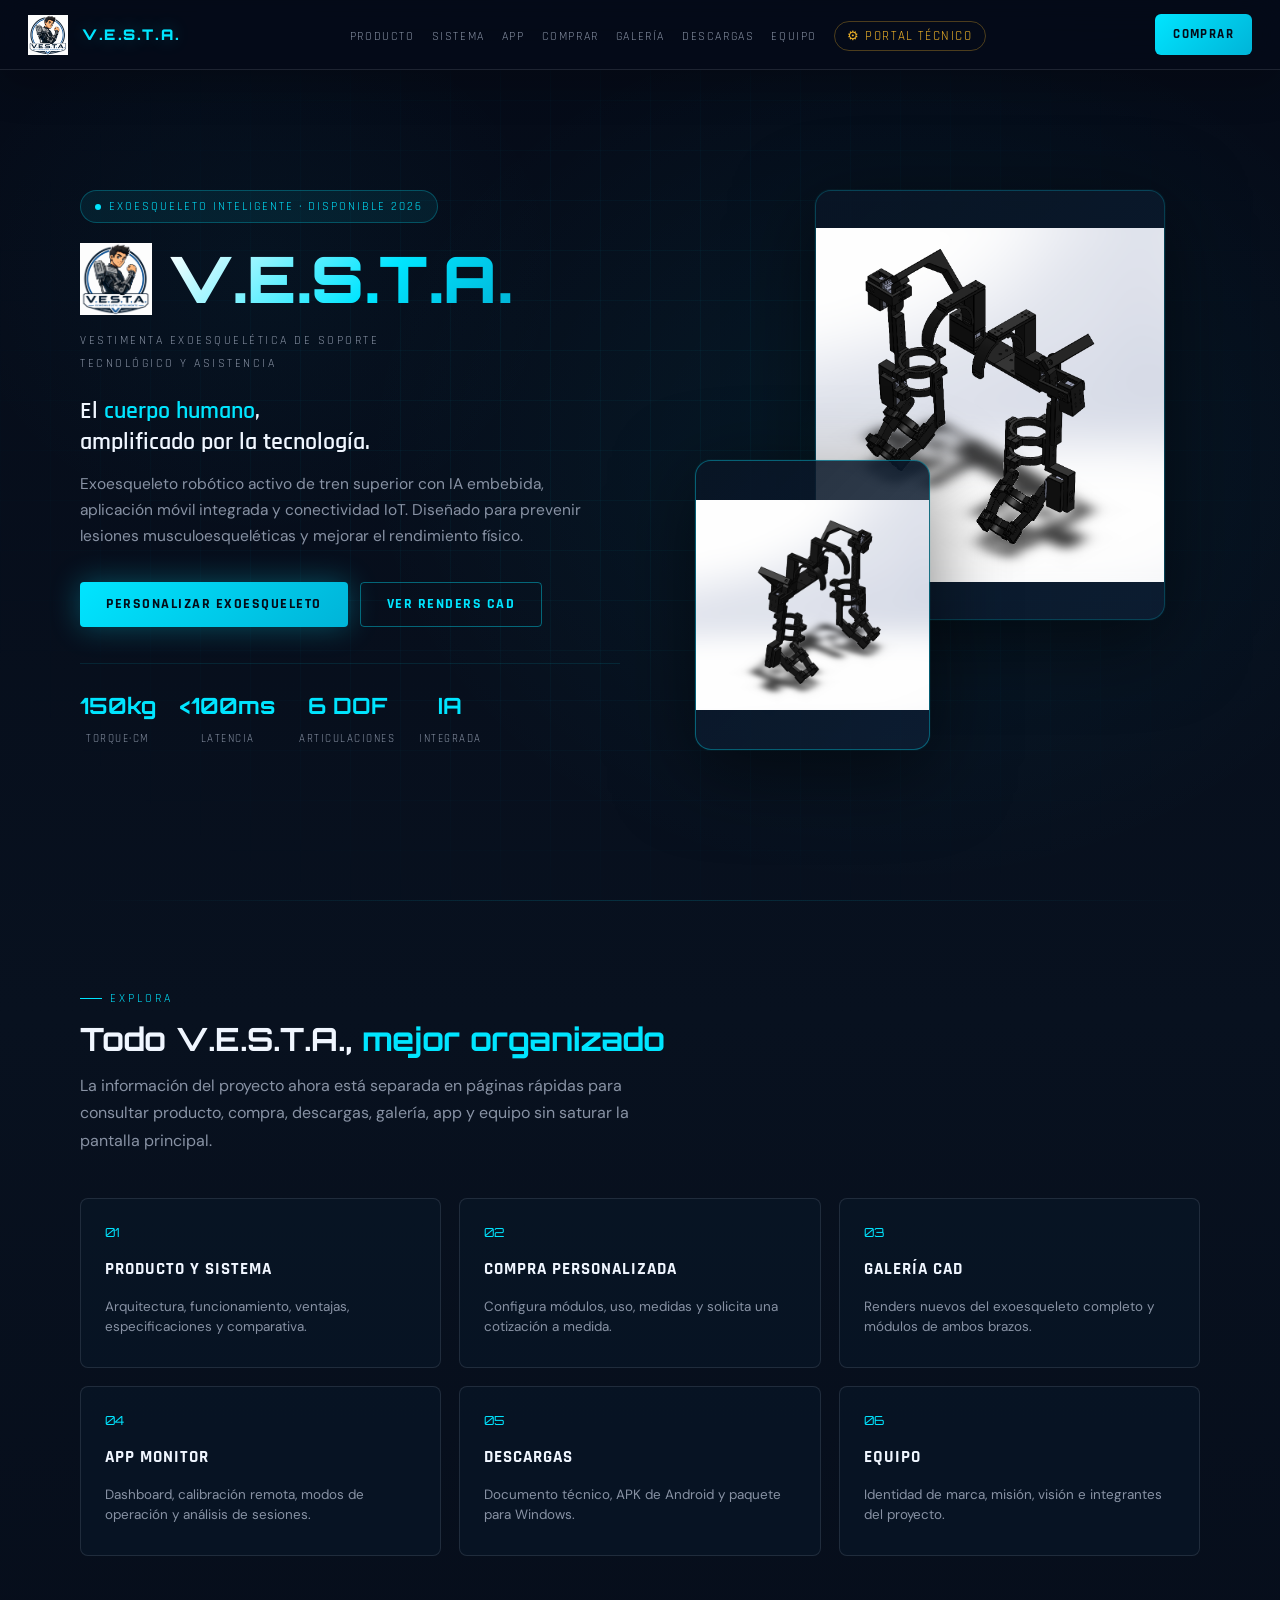
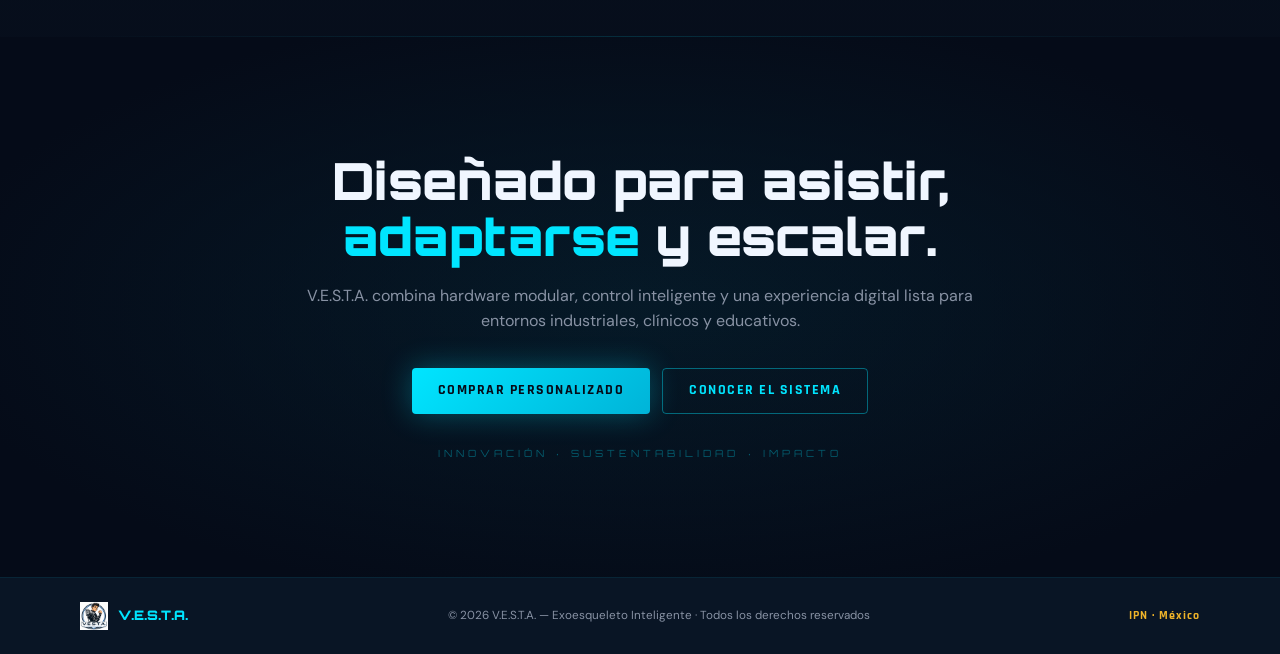
<file: index.html>
<!DOCTYPE html>
<html lang="es">
<head>
<meta charset="UTF-8">
<meta name="viewport" content="width=device-width, initial-scale=1.0">
<meta name="description" content="V.E.S.T.A. — Exoesqueleto inteligente de tren superior con IA integrada, app móvil y compra personalizada.">
<title>V.E.S.T.A. — Exoesqueleto Inteligente</title>
<link href="https://fonts.googleapis.com/css2?family=Orbitron:wght@400;700;900&family=Rajdhani:wght@300;400;500;600;700&family=DM+Sans:wght@300;400;500&display=swap" rel="stylesheet">
<link rel="stylesheet" href="style.css">
</head>
<body>

<nav>
  <a href="index.html" class="nav-logo-wrap">
    <img src="Logo V.E.S.T.A..png" alt="Logo V.E.S.T.A." class="nav-logo-img">
    <span class="nav-logo-text">V.E.S.T.A.</span>
  </a>

  <ul class="nav-links">
    <li><a href="producto.html">Producto</a></li>
    <li><a href="producto.html#funcionamiento">Sistema</a></li>
    <li><a href="app.html">App</a></li>
    <li><a href="compra.html">Comprar</a></li>
    <li><a href="galeria.html">Galería</a></li>
    <li><a href="descargas.html">Descargas</a></li>
    <li><a href="equipo.html">Equipo</a></li>
    <li><a href="https://josepht2244.github.io/technical_V.E.S.T.A.-/" class="nav-tech-link" target="_blank" rel="noopener">⚙ Portal Técnico</a></li>
  </ul>

  <a href="compra.html" class="nav-cta">Comprar</a>

  <button class="nav-toggle" id="nav-toggle" aria-label="Menú">
    <span></span><span></span><span></span>
  </button>
</nav>

<nav class="nav-drawer" id="nav-drawer">
  <a href="producto.html">Producto</a>
  <a href="producto.html#funcionamiento">Sistema</a>
  <a href="app.html">App</a>
  <a href="compra.html">Comprar</a>
  <a href="galeria.html">Galería</a>
  <a href="descargas.html">Descargas</a>
  <a href="equipo.html">Equipo</a>
  <a href="https://josepht2244.github.io/technical_V.E.S.T.A.-/" class="nav-tech-drawer" target="_blank" rel="noopener">⚙ Portal Técnico</a>
</nav>

<section id="hero">
  <div class="hero-bg"></div>
  <div class="hero-grid"></div>

  <div class="hero-content">
    <div class="hero-tag">Exoesqueleto Inteligente · Disponible 2026</div>
    <div class="hero-logo-row">
      <img src="Logo V.E.S.T.A..png" alt="Logo V.E.S.T.A." class="hero-logo-img">
      <h1 class="hero-title">V.E.S.T.A.</h1>
    </div>
    <p class="hero-subtitle">
      Vestimenta Exoesquelética de Soporte<br>Tecnológico y Asistencia
    </p>
    <p class="hero-slogan">El <span>cuerpo humano</span>,<br>amplificado por la tecnología.</p>
    <p class="hero-desc">
      Exoesqueleto robótico activo de tren superior con IA embebida, aplicación móvil integrada y conectividad IoT. Diseñado para prevenir lesiones musculoesqueléticas y mejorar el rendimiento físico.
    </p>
    <div class="btn-group">
      <a href="compra.html" class="btn-primary">Personalizar exoesqueleto</a>
      <a href="galeria.html" class="btn-outline">Ver renders CAD</a>
    </div>
    <div class="stats-row">
      <div class="stat"><span class="stat-number">150kg</span><span class="stat-label">Torque·cm</span></div>
      <div class="stat"><span class="stat-number">&lt;100ms</span><span class="stat-label">Latencia</span></div>
      <div class="stat"><span class="stat-number">6 DOF</span><span class="stat-label">Articulaciones</span></div>
      <div class="stat"><span class="stat-number">IA</span><span class="stat-label">Integrada</span></div>
    </div>
  </div>

  <div class="hero-visual">
    <div class="render-showcase">
      <div class="render-glow"></div>
      <div class="render-card render-main">
        <img src="Exoesqueleto isometrico.png" alt="V.E.S.T.A. — Vista isométrica">
      </div>
      <div class="render-card render-small">
        <img src="Exoesqueleto de lado.png" alt="V.E.S.T.A. — Vista lateral">
      </div>
    </div>
  </div>
</section>

<div class="divider"></div>

<section id="inicio">
  <div class="section-tag">Explora</div>
  <h2 class="section-title">Todo V.E.S.T.A., <span>mejor organizado</span></h2>
  <p class="section-desc">La información del proyecto ahora está separada en páginas rápidas para consultar producto, compra, descargas, galería, app y equipo sin saturar la pantalla principal.</p>

  <div class="route-grid">
    <a class="route-card" href="producto.html">
      <span>01</span>
      <strong>Producto y sistema</strong>
      <p>Arquitectura, funcionamiento, ventajas, especificaciones y comparativa.</p>
    </a>
    <a class="route-card" href="compra.html">
      <span>02</span>
      <strong>Compra personalizada</strong>
      <p>Configura módulos, uso, medidas y solicita una cotización a medida.</p>
    </a>
    <a class="route-card" href="galeria.html">
      <span>03</span>
      <strong>Galería CAD</strong>
      <p>Renders nuevos del exoesqueleto completo y módulos de ambos brazos.</p>
    </a>
    <a class="route-card" href="app.html">
      <span>04</span>
      <strong>App Monitor</strong>
      <p>Dashboard, calibración remota, modos de operación y análisis de sesiones.</p>
    </a>
    <a class="route-card" href="descargas.html">
      <span>05</span>
      <strong>Descargas</strong>
      <p>Documento técnico, APK de Android y paquete para Windows.</p>
    </a>
    <a class="route-card" href="equipo.html">
      <span>06</span>
      <strong>Equipo</strong>
      <p>Identidad de marca, misión, visión e integrantes del proyecto.</p>
    </a>
  </div>
</section>

<div class="divider"></div>

<section id="cierre">
  <div class="cierre-content">
    <h2 class="cierre-big">Diseñado para asistir,<br><span>adaptarse</span> y escalar.</h2>
    <p class="cierre-sub">V.E.S.T.A. combina hardware modular, control inteligente y una experiencia digital lista para entornos industriales, clínicos y educativos.</p>
    <div class="cierre-buttons">
      <a href="compra.html" class="btn-primary">Comprar personalizado</a>
      <a href="producto.html" class="btn-outline">Conocer el sistema</a>
    </div>
    <div class="cierre-tag">Innovación · Sustentabilidad · Impacto</div>
  </div>
</section>

<footer>
  <div class="footer-logo-wrap">
    <img src="Logo V.E.S.T.A..png" alt="Logo V.E.S.T.A." class="footer-logo-img">
    <span class="footer-logo">V.E.S.T.A.</span>
  </div>
  <span class="footer-text">© 2026 V.E.S.T.A. — Exoesqueleto Inteligente · Todos los derechos reservados</span>
  <span class="footer-ipn">IPN · México</span>
</footer>

<script src="vesta.js?v=mailto-ipn-20260611"></script>
</body>
</html>
</file>
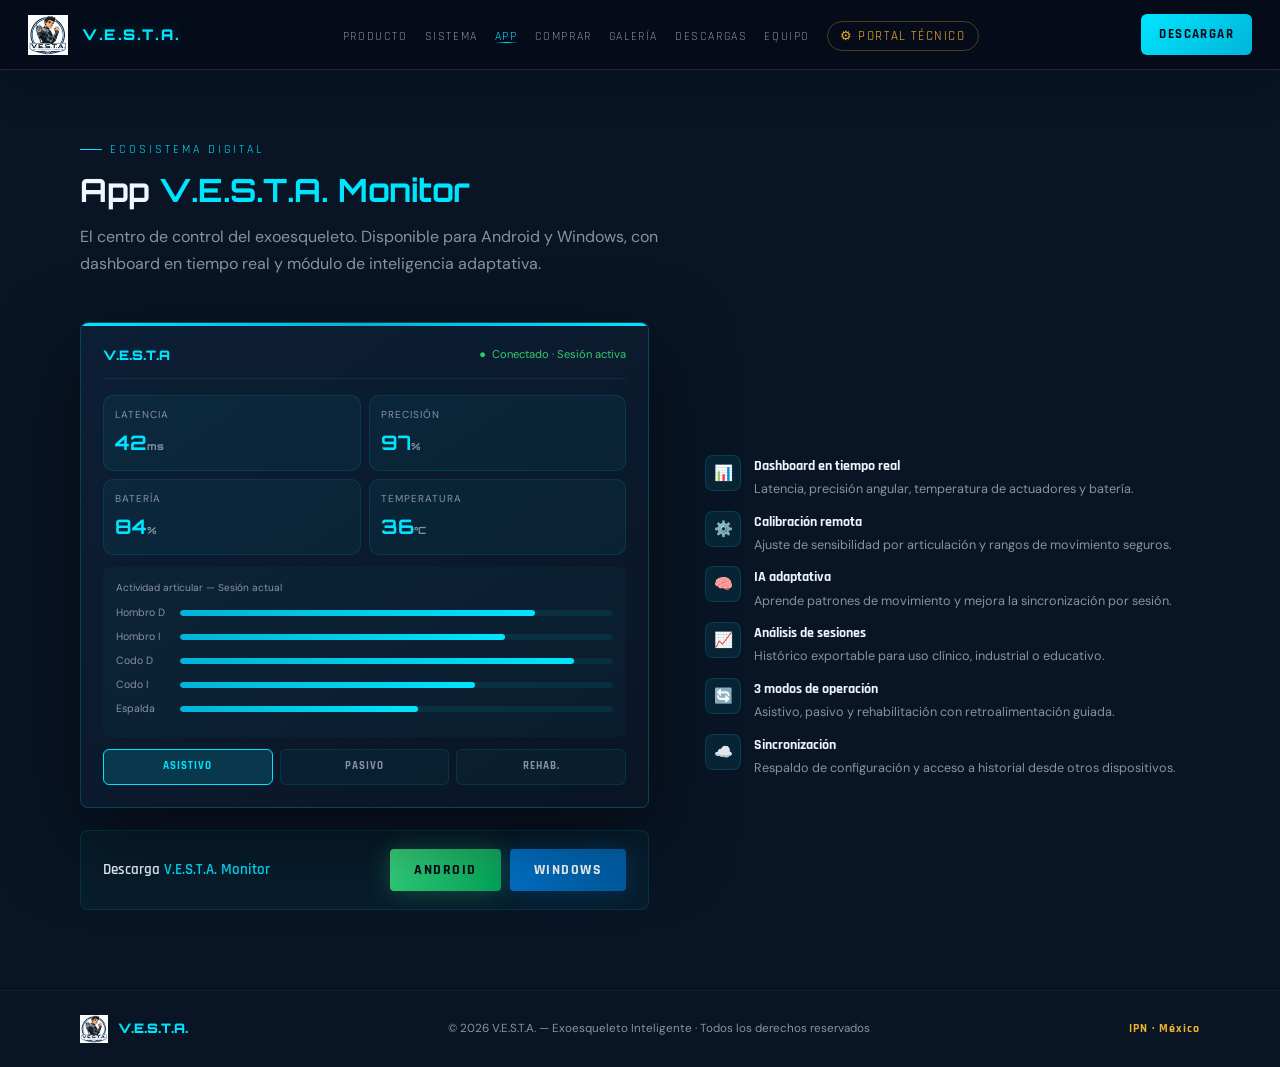
<file: app.html>
<!DOCTYPE html>
<html lang="es">
<head>
<meta charset="UTF-8">
<meta name="viewport" content="width=device-width, initial-scale=1.0">
<meta name="description" content="App V.E.S.T.A. Monitor para Android y Windows: dashboard, calibración, modos y análisis.">
<title>App Monitor — V.E.S.T.A.</title>
<link href="https://fonts.googleapis.com/css2?family=Orbitron:wght@400;700;900&family=Rajdhani:wght@300;400;500;600;700&family=DM+Sans:wght@300;400;500&display=swap" rel="stylesheet">
<link rel="stylesheet" href="style.css">
</head>
<body>

<nav>
  <a href="index.html" class="nav-logo-wrap"><img src="Logo V.E.S.T.A..png" alt="Logo V.E.S.T.A." class="nav-logo-img"><span class="nav-logo-text">V.E.S.T.A.</span></a>
  <ul class="nav-links">
    <li><a href="producto.html">Producto</a></li>
    <li><a href="producto.html#funcionamiento">Sistema</a></li>
    <li><a href="app.html" class="nav-active">App</a></li>
    <li><a href="compra.html">Comprar</a></li>
    <li><a href="galeria.html">Galería</a></li>
    <li><a href="descargas.html">Descargas</a></li>
    <li><a href="equipo.html">Equipo</a></li>
    <li><a href="https://josepht2244.github.io/technical_V.E.S.T.A.-/" class="nav-tech-link" target="_blank" rel="noopener">⚙ Portal Técnico</a></li>
  </ul>
  <a href="descargas.html" class="nav-cta">Descargar</a>
  <button class="nav-toggle" id="nav-toggle" aria-label="Menú"><span></span><span></span><span></span></button>
</nav>

<nav class="nav-drawer" id="nav-drawer">
  <a href="producto.html">Producto</a>
  <a href="producto.html#funcionamiento">Sistema</a>
  <a href="app.html">App</a>
  <a href="compra.html">Comprar</a>
  <a href="galeria.html">Galería</a>
  <a href="descargas.html">Descargas</a>
  <a href="equipo.html">Equipo</a>
  <a href="https://josepht2244.github.io/technical_V.E.S.T.A.-/" class="nav-tech-drawer" target="_blank" rel="noopener">⚙ Portal Técnico</a>
</nav>

<section class="page-hero" id="app">
  <div class="section-tag">Ecosistema digital</div>
  <h1 class="section-title">App <span>V.E.S.T.A. Monitor</span></h1>
  <p class="section-desc">El centro de control del exoesqueleto. Disponible para Android y Windows, con dashboard en tiempo real y módulo de inteligencia adaptativa.</p>

  <div class="app-grid">
    <div>
      <div class="app-mockup">
        <div class="app-bar"><span class="app-logo-small">V.E.S.T.A</span><span class="app-status">Conectado · Sesión activa</span></div>
        <div class="app-metrics">
          <div class="metric-box"><div class="metric-label">Latencia</div><span class="metric-value">42<span class="metric-unit">ms</span></span></div>
          <div class="metric-box"><div class="metric-label">Precisión</div><span class="metric-value">97<span class="metric-unit">%</span></span></div>
          <div class="metric-box"><div class="metric-label">Batería</div><span class="metric-value">84<span class="metric-unit">%</span></span></div>
          <div class="metric-box"><div class="metric-label">Temperatura</div><span class="metric-value">36<span class="metric-unit">°C</span></span></div>
        </div>
        <div class="app-bar-chart">
          <div class="bar-label">Actividad articular — Sesión actual</div>
          <div class="bar-row"><span class="bar-name">Hombro D</span><div class="bar-track"><div class="bar-fill" style="width:82%"></div></div></div>
          <div class="bar-row"><span class="bar-name">Hombro I</span><div class="bar-track"><div class="bar-fill" style="width:75%"></div></div></div>
          <div class="bar-row"><span class="bar-name">Codo D</span><div class="bar-track"><div class="bar-fill" style="width:91%"></div></div></div>
          <div class="bar-row"><span class="bar-name">Codo I</span><div class="bar-track"><div class="bar-fill" style="width:68%"></div></div></div>
          <div class="bar-row"><span class="bar-name">Espalda</span><div class="bar-track"><div class="bar-fill" style="width:55%"></div></div></div>
        </div>
        <div class="app-mode-row"><div class="mode-btn mode-active">Asistivo</div><div class="mode-btn mode-inactive">Pasivo</div><div class="mode-btn mode-inactive">Rehab.</div></div>
      </div>

      <div class="app-download-strip">
        <div class="app-download-text">Descarga <span>V.E.S.T.A. Monitor</span></div>
        <div class="app-dl-btns"><button class="btn-android dl-android">Android</button><button class="btn-windows dl-windows">Windows</button></div>
      </div>
    </div>

    <div class="app-features">
      <div class="app-feature"><div class="app-feature-icon">📊</div><div class="app-feature-text"><h4>Dashboard en tiempo real</h4><p>Latencia, precisión angular, temperatura de actuadores y batería.</p></div></div>
      <div class="app-feature"><div class="app-feature-icon">⚙️</div><div class="app-feature-text"><h4>Calibración remota</h4><p>Ajuste de sensibilidad por articulación y rangos de movimiento seguros.</p></div></div>
      <div class="app-feature"><div class="app-feature-icon">🧠</div><div class="app-feature-text"><h4>IA adaptativa</h4><p>Aprende patrones de movimiento y mejora la sincronización por sesión.</p></div></div>
      <div class="app-feature"><div class="app-feature-icon">📈</div><div class="app-feature-text"><h4>Análisis de sesiones</h4><p>Histórico exportable para uso clínico, industrial o educativo.</p></div></div>
      <div class="app-feature"><div class="app-feature-icon">🔄</div><div class="app-feature-text"><h4>3 modos de operación</h4><p>Asistivo, pasivo y rehabilitación con retroalimentación guiada.</p></div></div>
      <div class="app-feature"><div class="app-feature-icon">☁️</div><div class="app-feature-text"><h4>Sincronización</h4><p>Respaldo de configuración y acceso a historial desde otros dispositivos.</p></div></div>
    </div>
  </div>
</section>

<footer>
  <div class="footer-logo-wrap"><img src="Logo V.E.S.T.A..png" alt="Logo V.E.S.T.A." class="footer-logo-img"><span class="footer-logo">V.E.S.T.A.</span></div>
  <span class="footer-text">© 2026 V.E.S.T.A. — Exoesqueleto Inteligente · Todos los derechos reservados</span>
  <span class="footer-ipn">IPN · México</span>
</footer>

<script src="vesta.js?v=mailto-ipn-20260611"></script>
</body>
</html>
</file>
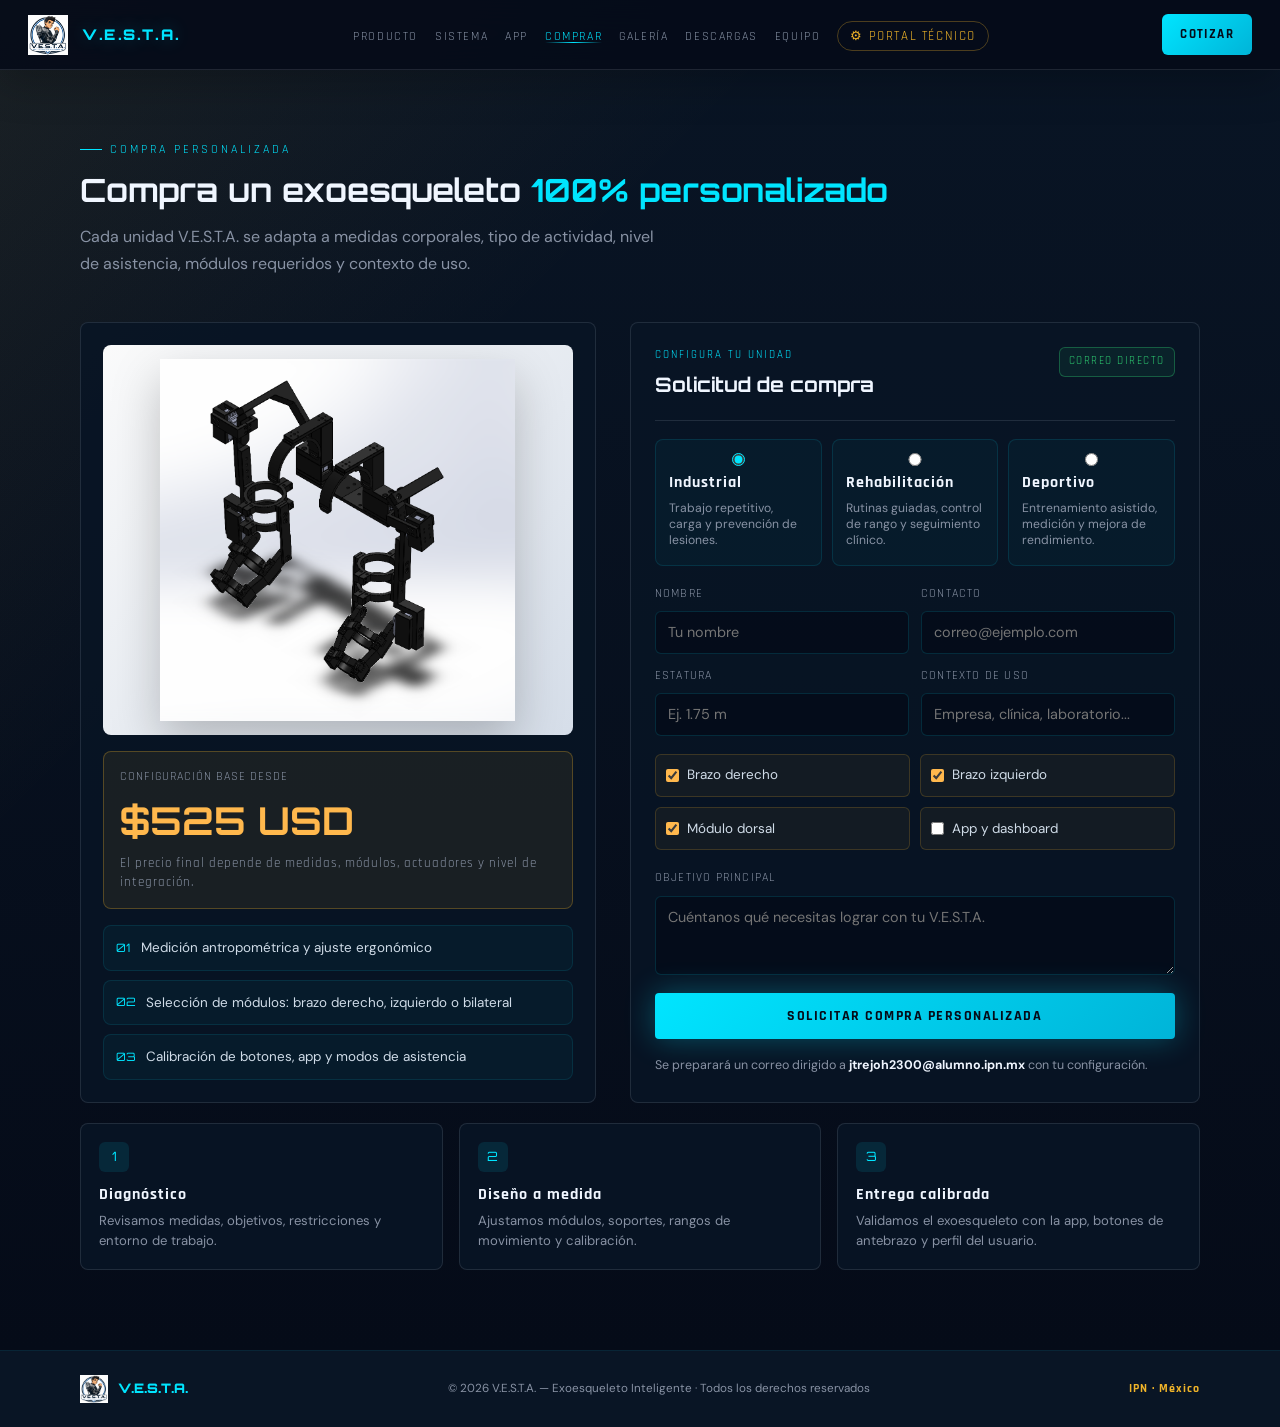
<file: compra.html>
<!DOCTYPE html>
<html lang="es">
<head>
<meta charset="UTF-8">
<meta name="viewport" content="width=device-width, initial-scale=1.0">
<meta name="description" content="Compra un exoesqueleto V.E.S.T.A. 100% personalizado. Configura módulos, uso, medidas y solicita cotización.">
<title>Compra Personalizada — V.E.S.T.A.</title>
<link href="https://fonts.googleapis.com/css2?family=Orbitron:wght@400;700;900&family=Rajdhani:wght@300;400;500;600;700&family=DM+Sans:wght@300;400;500&display=swap" rel="stylesheet">
<link rel="stylesheet" href="style.css">
</head>
<body>

<nav>
  <a href="index.html" class="nav-logo-wrap"><img src="Logo V.E.S.T.A..png" alt="Logo V.E.S.T.A." class="nav-logo-img"><span class="nav-logo-text">V.E.S.T.A.</span></a>
  <ul class="nav-links">
    <li><a href="producto.html">Producto</a></li>
    <li><a href="producto.html#funcionamiento">Sistema</a></li>
    <li><a href="app.html">App</a></li>
    <li><a href="compra.html" class="nav-active">Comprar</a></li>
    <li><a href="galeria.html">Galería</a></li>
    <li><a href="descargas.html">Descargas</a></li>
    <li><a href="equipo.html">Equipo</a></li>
    <li><a href="https://josepht2244.github.io/technical_V.E.S.T.A.-/" class="nav-tech-link" target="_blank" rel="noopener">⚙ Portal Técnico</a></li>
  </ul>
  <a href="#compra" class="nav-cta">Cotizar</a>
  <button class="nav-toggle" id="nav-toggle" aria-label="Menú"><span></span><span></span><span></span></button>
</nav>

<nav class="nav-drawer" id="nav-drawer">
  <a href="producto.html">Producto</a>
  <a href="producto.html#funcionamiento">Sistema</a>
  <a href="app.html">App</a>
  <a href="compra.html">Comprar</a>
  <a href="galeria.html">Galería</a>
  <a href="descargas.html">Descargas</a>
  <a href="equipo.html">Equipo</a>
  <a href="https://josepht2244.github.io/technical_V.E.S.T.A.-/" class="nav-tech-drawer" target="_blank" rel="noopener">⚙ Portal Técnico</a>
</nav>

<section id="compra" class="page-hero">
  <div class="section-tag">Compra personalizada</div>
  <h1 class="section-title">Compra un exoesqueleto <span>100% personalizado</span></h1>
  <p class="section-desc">Cada unidad V.E.S.T.A. se adapta a medidas corporales, tipo de actividad, nivel de asistencia, módulos requeridos y contexto de uso.</p>

  <div class="purchase-grid">
    <div class="purchase-showcase">
      <div class="purchase-image-wrap"><img src="Exoesqueleto isometrico.png" alt="Exoesqueleto V.E.S.T.A. personalizado" class="purchase-render"></div>
      <div class="purchase-price-card">
        <span class="price-label">Configuración base desde</span>
        <strong>$525 USD</strong>
        <span class="price-note">El precio final depende de medidas, módulos, actuadores y nivel de integración.</span>
      </div>
      <div class="included-list">
        <div><span>01</span> Medición antropométrica y ajuste ergonómico</div>
        <div><span>02</span> Selección de módulos: brazo derecho, izquierdo o bilateral</div>
        <div><span>03</span> Calibración de botones, app y modos de asistencia</div>
      </div>
    </div>

    <form class="custom-order" id="custom-order-form">
      <div class="form-head">
        <div><span class="form-eyebrow">Configura tu unidad</span><h3>Solicitud de compra</h3></div>
        <span class="form-status">Correo directo</span>
      </div>

      <div class="config-options" aria-label="Tipo de uso">
        <label class="config-option"><input type="radio" name="Uso" value="Industrial" checked><span>Industrial</span><small>Trabajo repetitivo, carga y prevención de lesiones.</small></label>
        <label class="config-option"><input type="radio" name="Uso" value="Rehabilitación"><span>Rehabilitación</span><small>Rutinas guiadas, control de rango y seguimiento clínico.</small></label>
        <label class="config-option"><input type="radio" name="Uso" value="Deportivo"><span>Deportivo</span><small>Entrenamiento asistido, medición y mejora de rendimiento.</small></label>
      </div>

      <div class="form-grid">
        <label>Nombre<input type="text" name="Nombre" placeholder="Tu nombre" required></label>
        <label>Contacto<input type="email" name="email" placeholder="correo@ejemplo.com" required></label>
        <label>Estatura<input type="text" name="Estatura" placeholder="Ej. 1.75 m"></label>
        <label>Contexto de uso<input type="text" name="Contexto" placeholder="Empresa, clínica, laboratorio..."></label>
      </div>

      <div class="module-selector" aria-label="Módulos requeridos">
        <label><input type="checkbox" name="Modulos[]" value="Brazo derecho" checked> Brazo derecho</label>
        <label><input type="checkbox" name="Modulos[]" value="Brazo izquierdo" checked> Brazo izquierdo</label>
        <label><input type="checkbox" name="Modulos[]" value="Módulo dorsal" checked> Módulo dorsal</label>
        <label><input type="checkbox" name="Modulos[]" value="App y dashboard"> App y dashboard</label>
      </div>

      <label class="notes-field">Objetivo principal<textarea name="Objetivo" rows="3" placeholder="Cuéntanos qué necesitas lograr con tu V.E.S.T.A."></textarea></label>

      <button class="btn-primary purchase-action" type="submit">Solicitar compra personalizada</button>
      <p class="form-footnote">Se preparará un correo dirigido a <strong>jtrejoh2300@alumno.ipn.mx</strong> con tu configuración.</p>
    </form>
  </div>

  <div class="purchase-steps">
    <div class="purchase-step"><span>1</span><strong>Diagnóstico</strong><p>Revisamos medidas, objetivos, restricciones y entorno de trabajo.</p></div>
    <div class="purchase-step"><span>2</span><strong>Diseño a medida</strong><p>Ajustamos módulos, soportes, rangos de movimiento y calibración.</p></div>
    <div class="purchase-step"><span>3</span><strong>Entrega calibrada</strong><p>Validamos el exoesqueleto con la app, botones de antebrazo y perfil del usuario.</p></div>
  </div>
</section>

<footer>
  <div class="footer-logo-wrap"><img src="Logo V.E.S.T.A..png" alt="Logo V.E.S.T.A." class="footer-logo-img"><span class="footer-logo">V.E.S.T.A.</span></div>
  <span class="footer-text">© 2026 V.E.S.T.A. — Exoesqueleto Inteligente · Todos los derechos reservados</span>
  <span class="footer-ipn">IPN · México</span>
</footer>

<script src="vesta.js?v=mailto-ipn-20260611"></script>
</body>
</html>
</file>
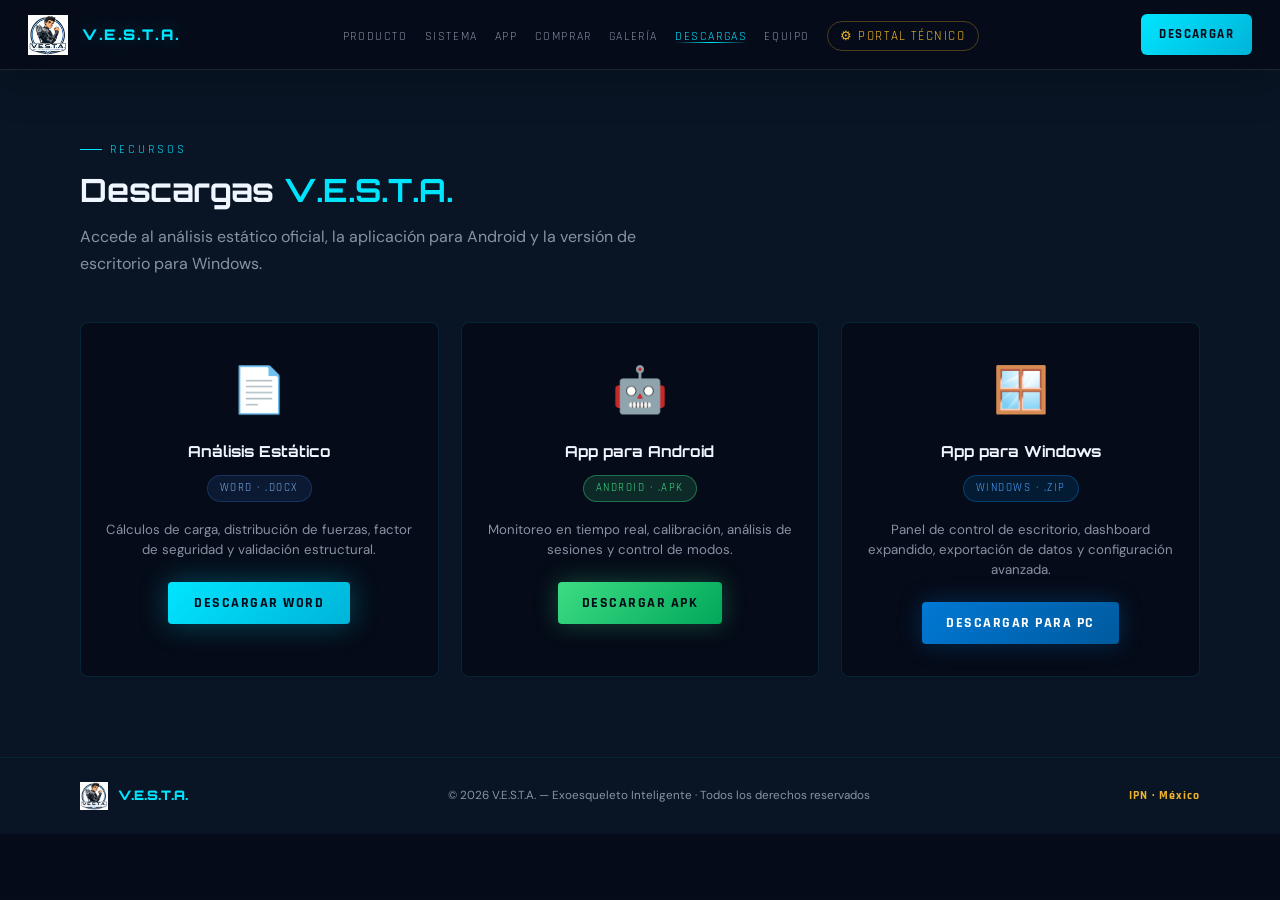
<file: descargas.html>
<!DOCTYPE html>
<html lang="es">
<head>
<meta charset="UTF-8">
<meta name="viewport" content="width=device-width, initial-scale=1.0">
<meta name="description" content="Descargas V.E.S.T.A.: análisis estático, app Android y paquete para Windows.">
<title>Descargas — V.E.S.T.A.</title>
<link href="https://fonts.googleapis.com/css2?family=Orbitron:wght@400;700;900&family=Rajdhani:wght@300;400;500;600;700&family=DM+Sans:wght@300;400;500&display=swap" rel="stylesheet">
<link rel="stylesheet" href="style.css">
</head>
<body>

<nav>
  <a href="index.html" class="nav-logo-wrap"><img src="Logo V.E.S.T.A..png" alt="Logo V.E.S.T.A." class="nav-logo-img"><span class="nav-logo-text">V.E.S.T.A.</span></a>
  <ul class="nav-links">
    <li><a href="producto.html">Producto</a></li>
    <li><a href="producto.html#funcionamiento">Sistema</a></li>
    <li><a href="app.html">App</a></li>
    <li><a href="compra.html">Comprar</a></li>
    <li><a href="galeria.html">Galería</a></li>
    <li><a href="descargas.html" class="nav-active">Descargas</a></li>
    <li><a href="equipo.html">Equipo</a></li>
    <li><a href="https://josepht2244.github.io/technical_V.E.S.T.A.-/" class="nav-tech-link" target="_blank" rel="noopener">⚙ Portal Técnico</a></li>
  </ul>
  <a href="#descargas" class="nav-cta">Descargar</a>
  <button class="nav-toggle" id="nav-toggle" aria-label="Menú"><span></span><span></span><span></span></button>
</nav>

<nav class="nav-drawer" id="nav-drawer">
  <a href="producto.html">Producto</a>
  <a href="producto.html#funcionamiento">Sistema</a>
  <a href="app.html">App</a>
  <a href="compra.html">Comprar</a>
  <a href="galeria.html">Galería</a>
  <a href="descargas.html">Descargas</a>
  <a href="equipo.html">Equipo</a>
  <a href="https://josepht2244.github.io/technical_V.E.S.T.A.-/" class="nav-tech-drawer" target="_blank" rel="noopener">⚙ Portal Técnico</a>
</nav>

<section id="descargas" class="page-hero">
  <div class="section-tag">Recursos</div>
  <h1 class="section-title">Descargas <span>V.E.S.T.A.</span></h1>
  <p class="section-desc">Accede al análisis estático oficial, la aplicación para Android y la versión de escritorio para Windows.</p>

  <div class="downloads-grid">
    <div class="download-card word">
      <span class="dl-icon">📄</span>
      <div class="dl-title">Análisis Estático</div>
      <span class="dl-badge docx">Word · .docx</span>
      <p class="dl-desc">Cálculos de carga, distribución de fuerzas, factor de seguridad y validación estructural.</p>
      <button id="dl-word" class="btn-primary">Descargar Word</button>
    </div>
    <div class="download-card android">
      <span class="dl-icon">🤖</span>
      <div class="dl-title">App para Android</div>
      <span class="dl-badge apk">Android · .apk</span>
      <p class="dl-desc">Monitoreo en tiempo real, calibración, análisis de sesiones y control de modos.</p>
      <button class="btn-android dl-android">Descargar APK</button>
    </div>
    <div class="download-card windows">
      <span class="dl-icon">🪟</span>
      <div class="dl-title">App para Windows</div>
      <span class="dl-badge zip">Windows · .zip</span>
      <p class="dl-desc">Panel de control de escritorio, dashboard expandido, exportación de datos y configuración avanzada.</p>
      <button class="btn-windows dl-windows">Descargar para PC</button>
    </div>
  </div>
</section>

<footer>
  <div class="footer-logo-wrap"><img src="Logo V.E.S.T.A..png" alt="Logo V.E.S.T.A." class="footer-logo-img"><span class="footer-logo">V.E.S.T.A.</span></div>
  <span class="footer-text">© 2026 V.E.S.T.A. — Exoesqueleto Inteligente · Todos los derechos reservados</span>
  <span class="footer-ipn">IPN · México</span>
</footer>

<script src="vesta.js?v=mailto-ipn-20260611"></script>
</body>
</html>
</file>
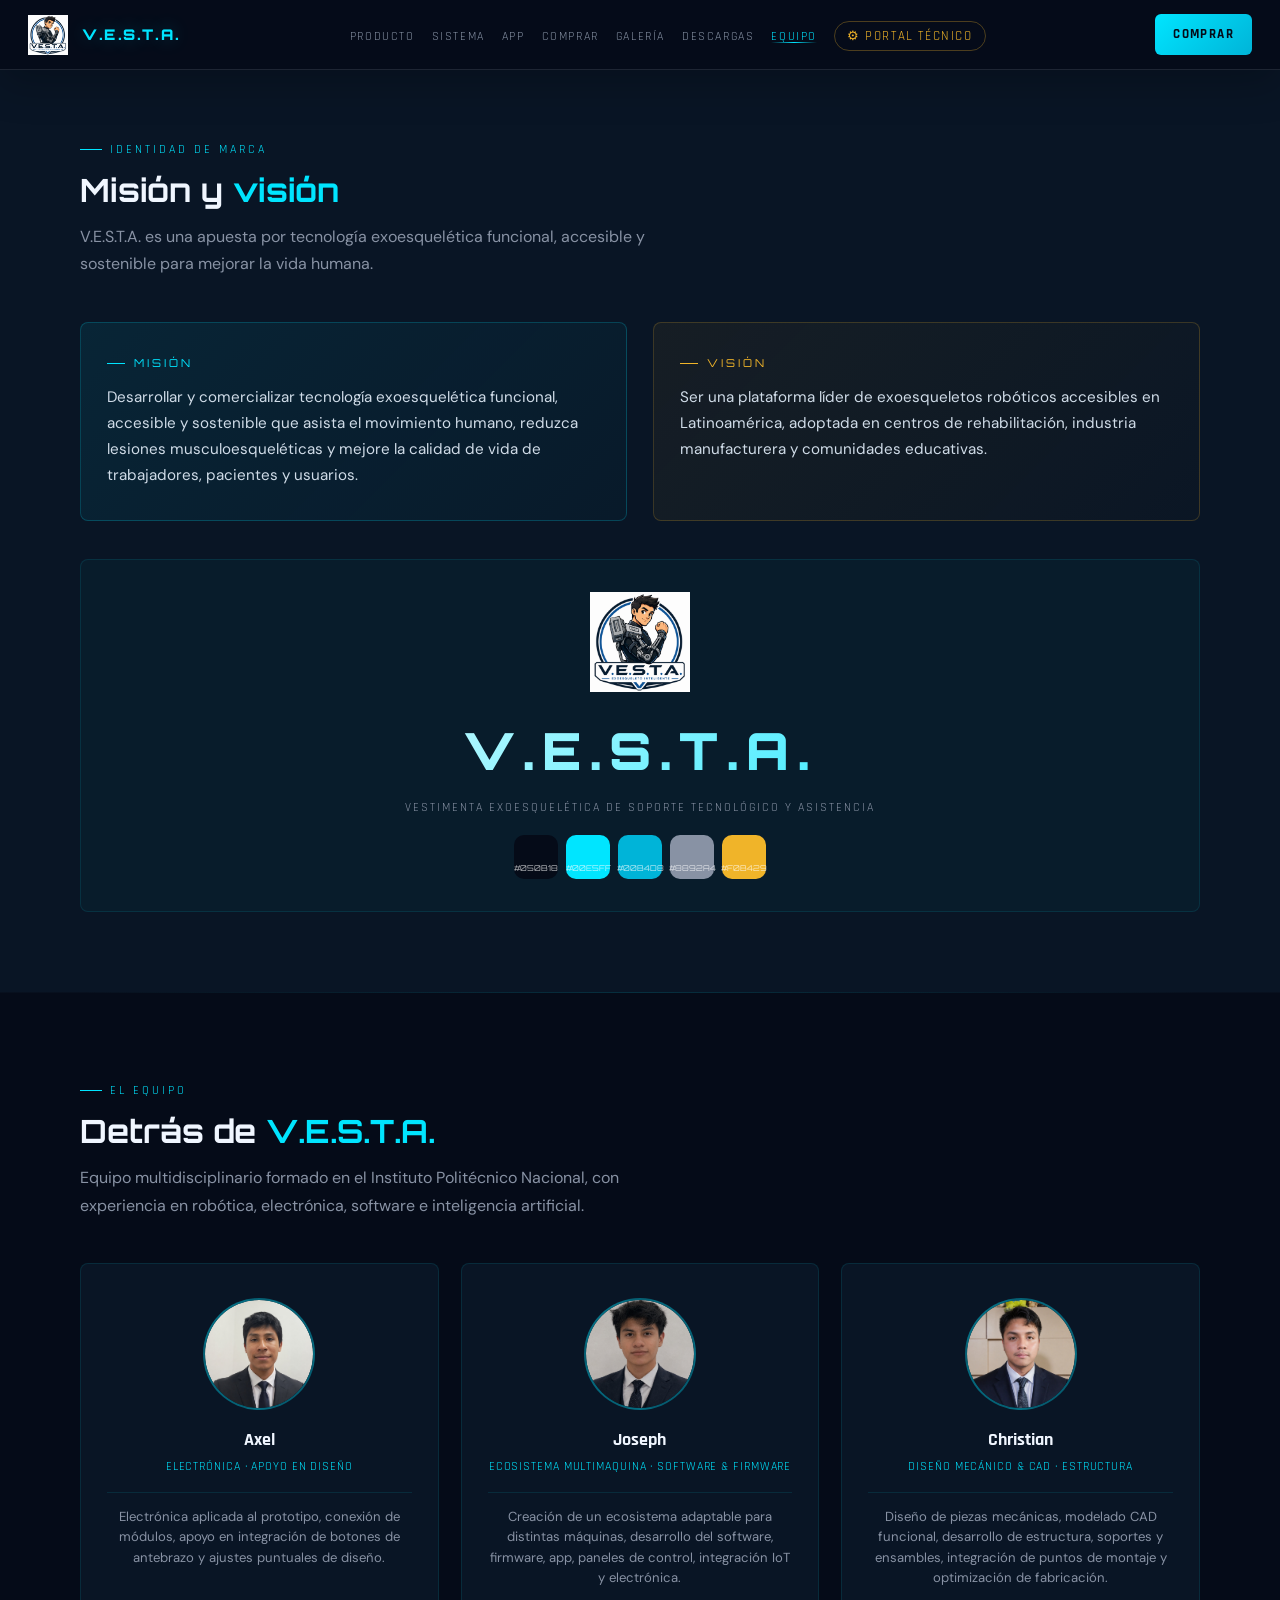
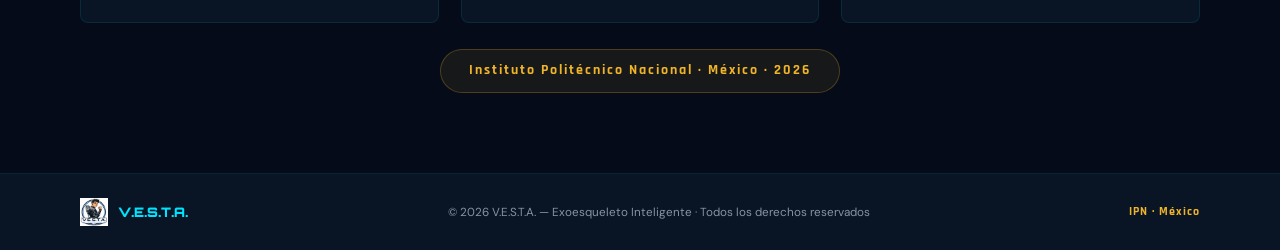
<file: equipo.html>
<!DOCTYPE html>
<html lang="es">
<head>
<meta charset="UTF-8">
<meta name="viewport" content="width=device-width, initial-scale=1.0">
<meta name="description" content="Equipo, misión, visión e identidad de marca de V.E.S.T.A.">
<title>Equipo — V.E.S.T.A.</title>
<link href="https://fonts.googleapis.com/css2?family=Orbitron:wght@400;700;900&family=Rajdhani:wght@300;400;500;600;700&family=DM+Sans:wght@300;400;500&display=swap" rel="stylesheet">
<link rel="stylesheet" href="style.css">
</head>
<body>

<nav>
  <a href="index.html" class="nav-logo-wrap"><img src="Logo V.E.S.T.A..png" alt="Logo V.E.S.T.A." class="nav-logo-img"><span class="nav-logo-text">V.E.S.T.A.</span></a>
  <ul class="nav-links">
    <li><a href="producto.html">Producto</a></li>
    <li><a href="producto.html#funcionamiento">Sistema</a></li>
    <li><a href="app.html">App</a></li>
    <li><a href="compra.html">Comprar</a></li>
    <li><a href="galeria.html">Galería</a></li>
    <li><a href="descargas.html">Descargas</a></li>
    <li><a href="equipo.html" class="nav-active">Equipo</a></li>
    <li><a href="https://josepht2244.github.io/technical_V.E.S.T.A.-/" class="nav-tech-link" target="_blank" rel="noopener">⚙ Portal Técnico</a></li>
  </ul>
  <a href="compra.html" class="nav-cta">Comprar</a>
  <button class="nav-toggle" id="nav-toggle" aria-label="Menú"><span></span><span></span><span></span></button>
</nav>

<nav class="nav-drawer" id="nav-drawer">
  <a href="producto.html">Producto</a>
  <a href="producto.html#funcionamiento">Sistema</a>
  <a href="app.html">App</a>
  <a href="compra.html">Comprar</a>
  <a href="galeria.html">Galería</a>
  <a href="descargas.html">Descargas</a>
  <a href="equipo.html">Equipo</a>
  <a href="https://josepht2244.github.io/technical_V.E.S.T.A.-/" class="nav-tech-drawer" target="_blank" rel="noopener">⚙ Portal Técnico</a>
</nav>

<section id="identidad" class="page-hero">
  <div class="section-tag">Identidad de marca</div>
  <h1 class="section-title">Misión y <span>visión</span></h1>
  <p class="section-desc">V.E.S.T.A. es una apuesta por tecnología exoesquelética funcional, accesible y sostenible para mejorar la vida humana.</p>

  <div class="mv-grid">
    <div class="mv-card mv-mision">
      <div class="mv-label">Misión</div>
      <p class="mv-text">Desarrollar y comercializar tecnología exoesquelética funcional, accesible y sostenible que asista el movimiento humano, reduzca lesiones musculoesqueléticas y mejore la calidad de vida de trabajadores, pacientes y usuarios.</p>
    </div>
    <div class="mv-card mv-vision">
      <div class="mv-label">Visión</div>
      <p class="mv-text">Ser una plataforma líder de exoesqueletos robóticos accesibles en Latinoamérica, adoptada en centros de rehabilitación, industria manufacturera y comunidades educativas.</p>
    </div>
  </div>

  <div class="logo-area">
    <img src="Logo V.E.S.T.A..png" alt="Logo oficial V.E.S.T.A." class="logo-area-img">
    <div class="logo-big">V.E.S.T.A.</div>
    <div class="logo-full">Vestimenta Exoesquelética de Soporte Tecnológico y Asistencia</div>
    <div class="palette">
      <div class="color-swatch" style="background:#050b18">#050B18</div>
      <div class="color-swatch" style="background:#00e5ff">#00E5FF</div>
      <div class="color-swatch" style="background:#00b4d8">#00B4D8</div>
      <div class="color-swatch" style="background:#8892a4">#8892A4</div>
      <div class="color-swatch" style="background:#f0b429">#F0B429</div>
    </div>
  </div>
</section>

<div class="divider"></div>

<section id="equipo">
  <div class="section-tag">El equipo</div>
  <h2 class="section-title">Detrás de <span>V.E.S.T.A.</span></h2>
  <p class="section-desc">Equipo multidisciplinario formado en el Instituto Politécnico Nacional, con experiencia en robótica, electrónica, software e inteligencia artificial.</p>

  <div class="equipo-grid">
    <div class="member-card">
      <div class="member-avatar"><img src="Axel.jpeg" alt="Axel — Diseño mecánico y electrónica"></div>
      <div class="member-name">Axel</div>
      <div class="member-role">Electrónica · Apoyo en diseño</div>
      <p class="member-summary">Electrónica aplicada al prototipo, conexión de módulos, apoyo en integración de botones de antebrazo y ajustes puntuales de diseño.</p>
    </div>
    <div class="member-card">
      <div class="member-avatar"><img src="Joseph.jpg" alt="Joseph — Ecosistema de software y control"></div>
      <div class="member-name">Joseph</div>
      <div class="member-role">Ecosistema multimaquina · Software &amp; Firmware</div>
      <p class="member-summary">Creación de un ecosistema adaptable para distintas máquinas, desarrollo del software, firmware, app, paneles de control, integración IoT y electrónica.</p>
    </div>
    <div class="member-card">
      <div class="member-avatar"><img src="Christian.jpeg" alt="Christian — Estructura, CAD y electrónica"></div>
      <div class="member-name">Christian</div>
      <div class="member-role">Diseño Mecánico &amp; CAD · Estructura</div>
      <p class="member-summary">Diseño de piezas mecánicas, modelado CAD funcional, desarrollo de estructura, soportes y ensambles, integración de puntos de montaje y optimización de fabricación.</p>
    </div>
  </div>

  <div class="ipn-badge">Instituto Politécnico Nacional · México · 2026</div>
</section>

<footer>
  <div class="footer-logo-wrap"><img src="Logo V.E.S.T.A..png" alt="Logo V.E.S.T.A." class="footer-logo-img"><span class="footer-logo">V.E.S.T.A.</span></div>
  <span class="footer-text">© 2026 V.E.S.T.A. — Exoesqueleto Inteligente · Todos los derechos reservados</span>
  <span class="footer-ipn">IPN · México</span>
</footer>

<script src="vesta.js?v=mailto-ipn-20260611"></script>
</body>
</html>
</file>
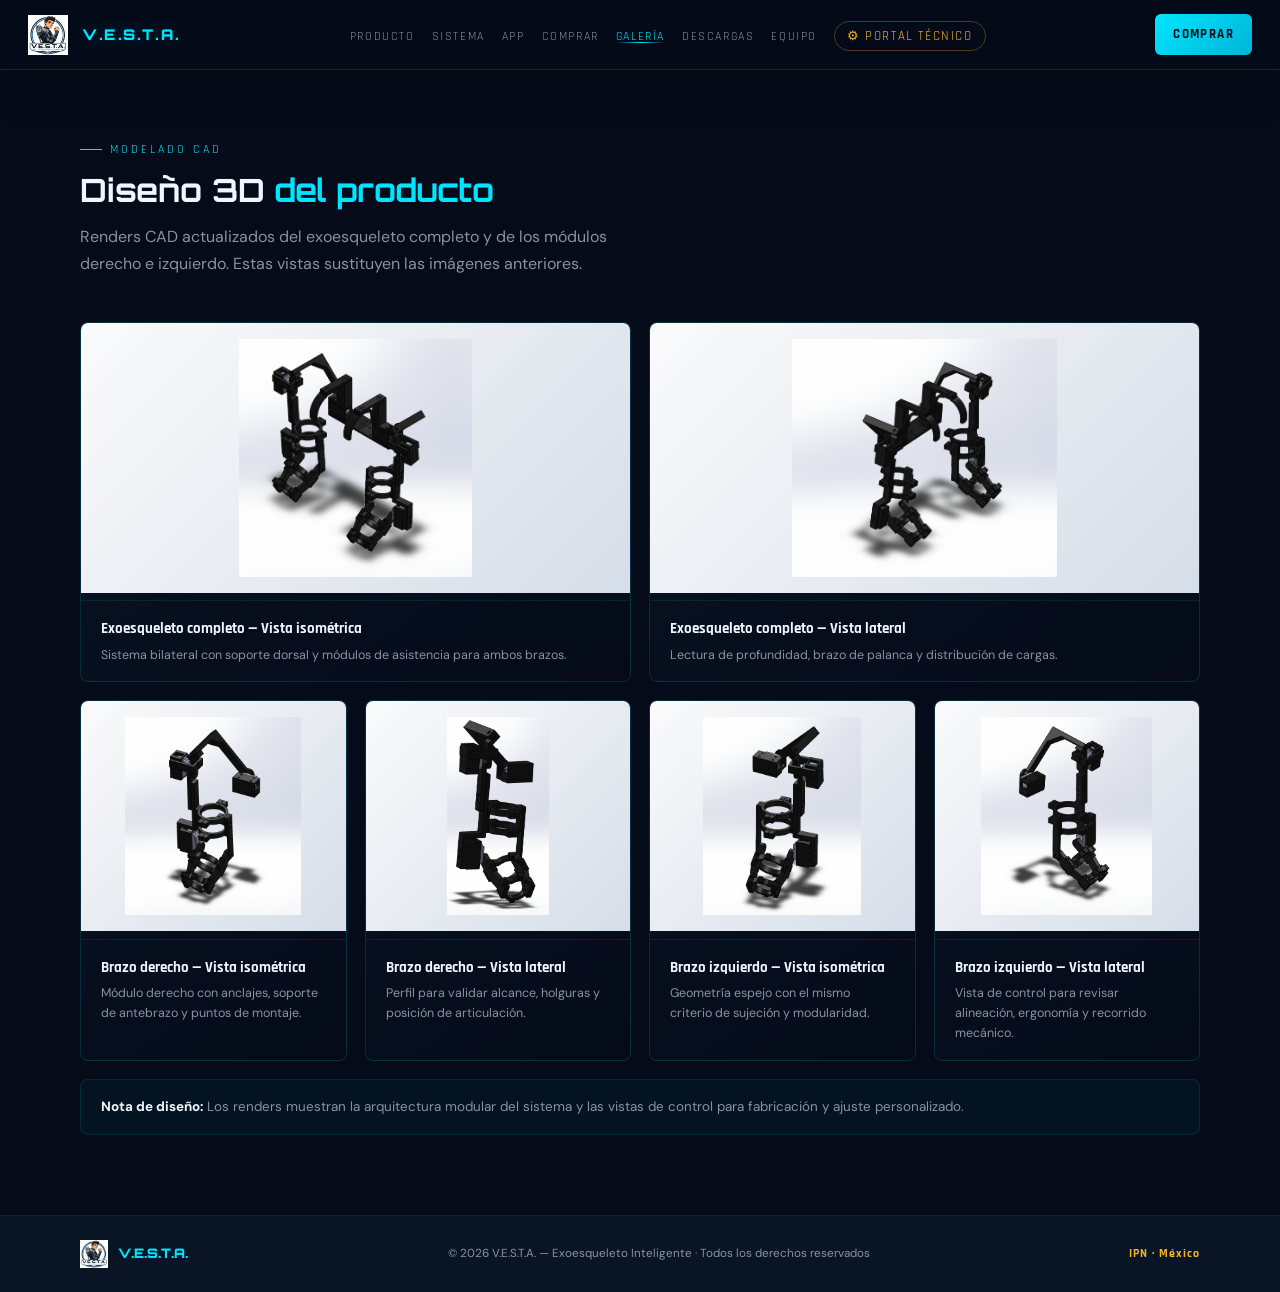
<file: galeria.html>
<!DOCTYPE html>
<html lang="es">
<head>
<meta charset="UTF-8">
<meta name="viewport" content="width=device-width, initial-scale=1.0">
<meta name="description" content="Galería CAD V.E.S.T.A. con renders del exoesqueleto completo y módulos de brazo derecho e izquierdo.">
<title>Galería CAD — V.E.S.T.A.</title>
<link href="https://fonts.googleapis.com/css2?family=Orbitron:wght@400;700;900&family=Rajdhani:wght@300;400;500;600;700&family=DM+Sans:wght@300;400;500&display=swap" rel="stylesheet">
<link rel="stylesheet" href="style.css">
</head>
<body>

<nav>
  <a href="index.html" class="nav-logo-wrap"><img src="Logo V.E.S.T.A..png" alt="Logo V.E.S.T.A." class="nav-logo-img"><span class="nav-logo-text">V.E.S.T.A.</span></a>
  <ul class="nav-links">
    <li><a href="producto.html">Producto</a></li>
    <li><a href="producto.html#funcionamiento">Sistema</a></li>
    <li><a href="app.html">App</a></li>
    <li><a href="compra.html">Comprar</a></li>
    <li><a href="galeria.html" class="nav-active">Galería</a></li>
    <li><a href="descargas.html">Descargas</a></li>
    <li><a href="equipo.html">Equipo</a></li>
    <li><a href="https://josepht2244.github.io/technical_V.E.S.T.A.-/" class="nav-tech-link" target="_blank" rel="noopener">⚙ Portal Técnico</a></li>
  </ul>
  <a href="compra.html" class="nav-cta">Comprar</a>
  <button class="nav-toggle" id="nav-toggle" aria-label="Menú"><span></span><span></span><span></span></button>
</nav>

<nav class="nav-drawer" id="nav-drawer">
  <a href="producto.html">Producto</a>
  <a href="producto.html#funcionamiento">Sistema</a>
  <a href="app.html">App</a>
  <a href="compra.html">Comprar</a>
  <a href="galeria.html">Galería</a>
  <a href="descargas.html">Descargas</a>
  <a href="equipo.html">Equipo</a>
  <a href="https://josepht2244.github.io/technical_V.E.S.T.A.-/" class="nav-tech-drawer" target="_blank" rel="noopener">⚙ Portal Técnico</a>
</nav>

<section id="evidencia" class="page-hero">
  <div class="section-tag">Modelado CAD</div>
  <h1 class="section-title">Diseño 3D <span>del producto</span></h1>
  <p class="section-desc">Renders CAD actualizados del exoesqueleto completo y de los módulos derecho e izquierdo. Estas vistas sustituyen las imágenes anteriores.</p>

  <div class="renders-grid">
    <div class="render-full-card render-hero-card">
      <img src="Exoesqueleto isometrico.png" alt="V.E.S.T.A. — Exoesqueleto completo vista isométrica">
      <div class="render-info"><div class="render-title">Exoesqueleto completo — Vista isométrica</div><div class="render-caption">Sistema bilateral con soporte dorsal y módulos de asistencia para ambos brazos.</div></div>
    </div>
    <div class="render-full-card render-hero-card">
      <img src="Exoesqueleto de lado.png" alt="V.E.S.T.A. — Exoesqueleto completo vista lateral">
      <div class="render-info"><div class="render-title">Exoesqueleto completo — Vista lateral</div><div class="render-caption">Lectura de profundidad, brazo de palanca y distribución de cargas.</div></div>
    </div>
    <div class="render-full-card module-card">
      <img src="Brazo Derecho isometrico.png" alt="V.E.S.T.A. — Brazo derecho vista isométrica">
      <div class="render-info"><div class="render-title">Brazo derecho — Vista isométrica</div><div class="render-caption">Módulo derecho con anclajes, soporte de antebrazo y puntos de montaje.</div></div>
    </div>
    <div class="render-full-card module-card">
      <img src="Brazo Derecho de lado.png" alt="V.E.S.T.A. — Brazo derecho vista lateral">
      <div class="render-info"><div class="render-title">Brazo derecho — Vista lateral</div><div class="render-caption">Perfil para validar alcance, holguras y posición de articulación.</div></div>
    </div>
    <div class="render-full-card module-card">
      <img src="Brazo Izquierdo isometrico.png" alt="V.E.S.T.A. — Brazo izquierdo vista isométrica">
      <div class="render-info"><div class="render-title">Brazo izquierdo — Vista isométrica</div><div class="render-caption">Geometría espejo con el mismo criterio de sujeción y modularidad.</div></div>
    </div>
    <div class="render-full-card module-card">
      <img src="Brazo Izquierdo de lado.png" alt="V.E.S.T.A. — Brazo izquierdo vista lateral">
      <div class="render-info"><div class="render-title">Brazo izquierdo — Vista lateral</div><div class="render-caption">Vista de control para revisar alineación, ergonomía y recorrido mecánico.</div></div>
    </div>
  </div>

  <div class="design-note">
    <strong>Nota de diseño:</strong> Los renders muestran la arquitectura modular del sistema y las vistas de control para fabricación y ajuste personalizado.
  </div>
</section>

<footer>
  <div class="footer-logo-wrap"><img src="Logo V.E.S.T.A..png" alt="Logo V.E.S.T.A." class="footer-logo-img"><span class="footer-logo">V.E.S.T.A.</span></div>
  <span class="footer-text">© 2026 V.E.S.T.A. — Exoesqueleto Inteligente · Todos los derechos reservados</span>
  <span class="footer-ipn">IPN · México</span>
</footer>

<script src="vesta.js?v=mailto-ipn-20260611"></script>
</body>
</html>
</file>
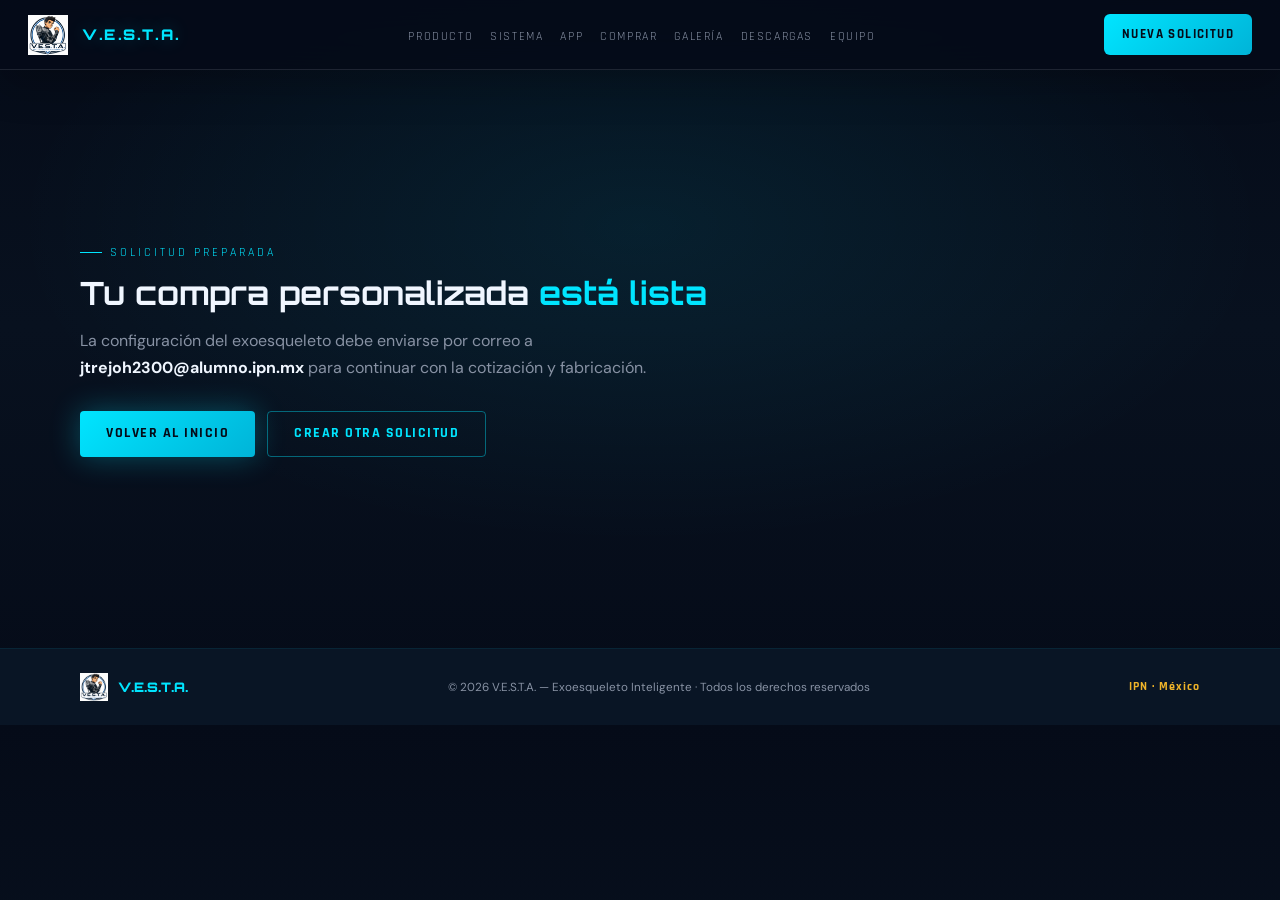
<file: gracias.html>
<!DOCTYPE html>
<html lang="es">
<head>
<meta charset="UTF-8">
<meta name="viewport" content="width=device-width, initial-scale=1.0">
<meta name="description" content="Solicitud de compra V.E.S.T.A. preparada correctamente.">
<title>Solicitud Preparada — V.E.S.T.A.</title>
<link href="https://fonts.googleapis.com/css2?family=Orbitron:wght@400;700;900&family=Rajdhani:wght@300;400;500;600;700&family=DM+Sans:wght@300;400;500&display=swap" rel="stylesheet">
<link rel="stylesheet" href="style.css">
</head>
<body>

<nav>
  <a href="index.html" class="nav-logo-wrap"><img src="Logo V.E.S.T.A..png" alt="Logo V.E.S.T.A." class="nav-logo-img"><span class="nav-logo-text">V.E.S.T.A.</span></a>
  <ul class="nav-links">
    <li><a href="producto.html">Producto</a></li>
    <li><a href="producto.html#funcionamiento">Sistema</a></li>
    <li><a href="app.html">App</a></li>
    <li><a href="compra.html">Comprar</a></li>
    <li><a href="galeria.html">Galería</a></li>
    <li><a href="descargas.html">Descargas</a></li>
    <li><a href="equipo.html">Equipo</a></li>
  </ul>
  <a href="compra.html" class="nav-cta">Nueva solicitud</a>
  <button class="nav-toggle" id="nav-toggle" aria-label="Menú"><span></span><span></span><span></span></button>
</nav>

<nav class="nav-drawer" id="nav-drawer">
  <a href="producto.html">Producto</a>
  <a href="producto.html#funcionamiento">Sistema</a>
  <a href="app.html">App</a>
  <a href="compra.html">Comprar</a>
  <a href="galeria.html">Galería</a>
  <a href="descargas.html">Descargas</a>
  <a href="equipo.html">Equipo</a>
</nav>

<section class="page-hero thanks-section">
  <div class="section-tag">Solicitud preparada</div>
  <h1 class="section-title">Tu compra personalizada <span>está lista</span></h1>
  <p class="section-desc">La configuración del exoesqueleto debe enviarse por correo a <strong>jtrejoh2300@alumno.ipn.mx</strong> para continuar con la cotización y fabricación.</p>
  <div class="thanks-actions">
    <a href="index.html" class="btn-primary">Volver al inicio</a>
    <a href="compra.html" class="btn-outline">Crear otra solicitud</a>
  </div>
</section>

<footer>
  <div class="footer-logo-wrap"><img src="Logo V.E.S.T.A..png" alt="Logo V.E.S.T.A." class="footer-logo-img"><span class="footer-logo">V.E.S.T.A.</span></div>
  <span class="footer-text">© 2026 V.E.S.T.A. — Exoesqueleto Inteligente · Todos los derechos reservados</span>
  <span class="footer-ipn">IPN · México</span>
</footer>

<script src="vesta.js?v=mailto-ipn-20260611"></script>
</body>
</html>
</file>
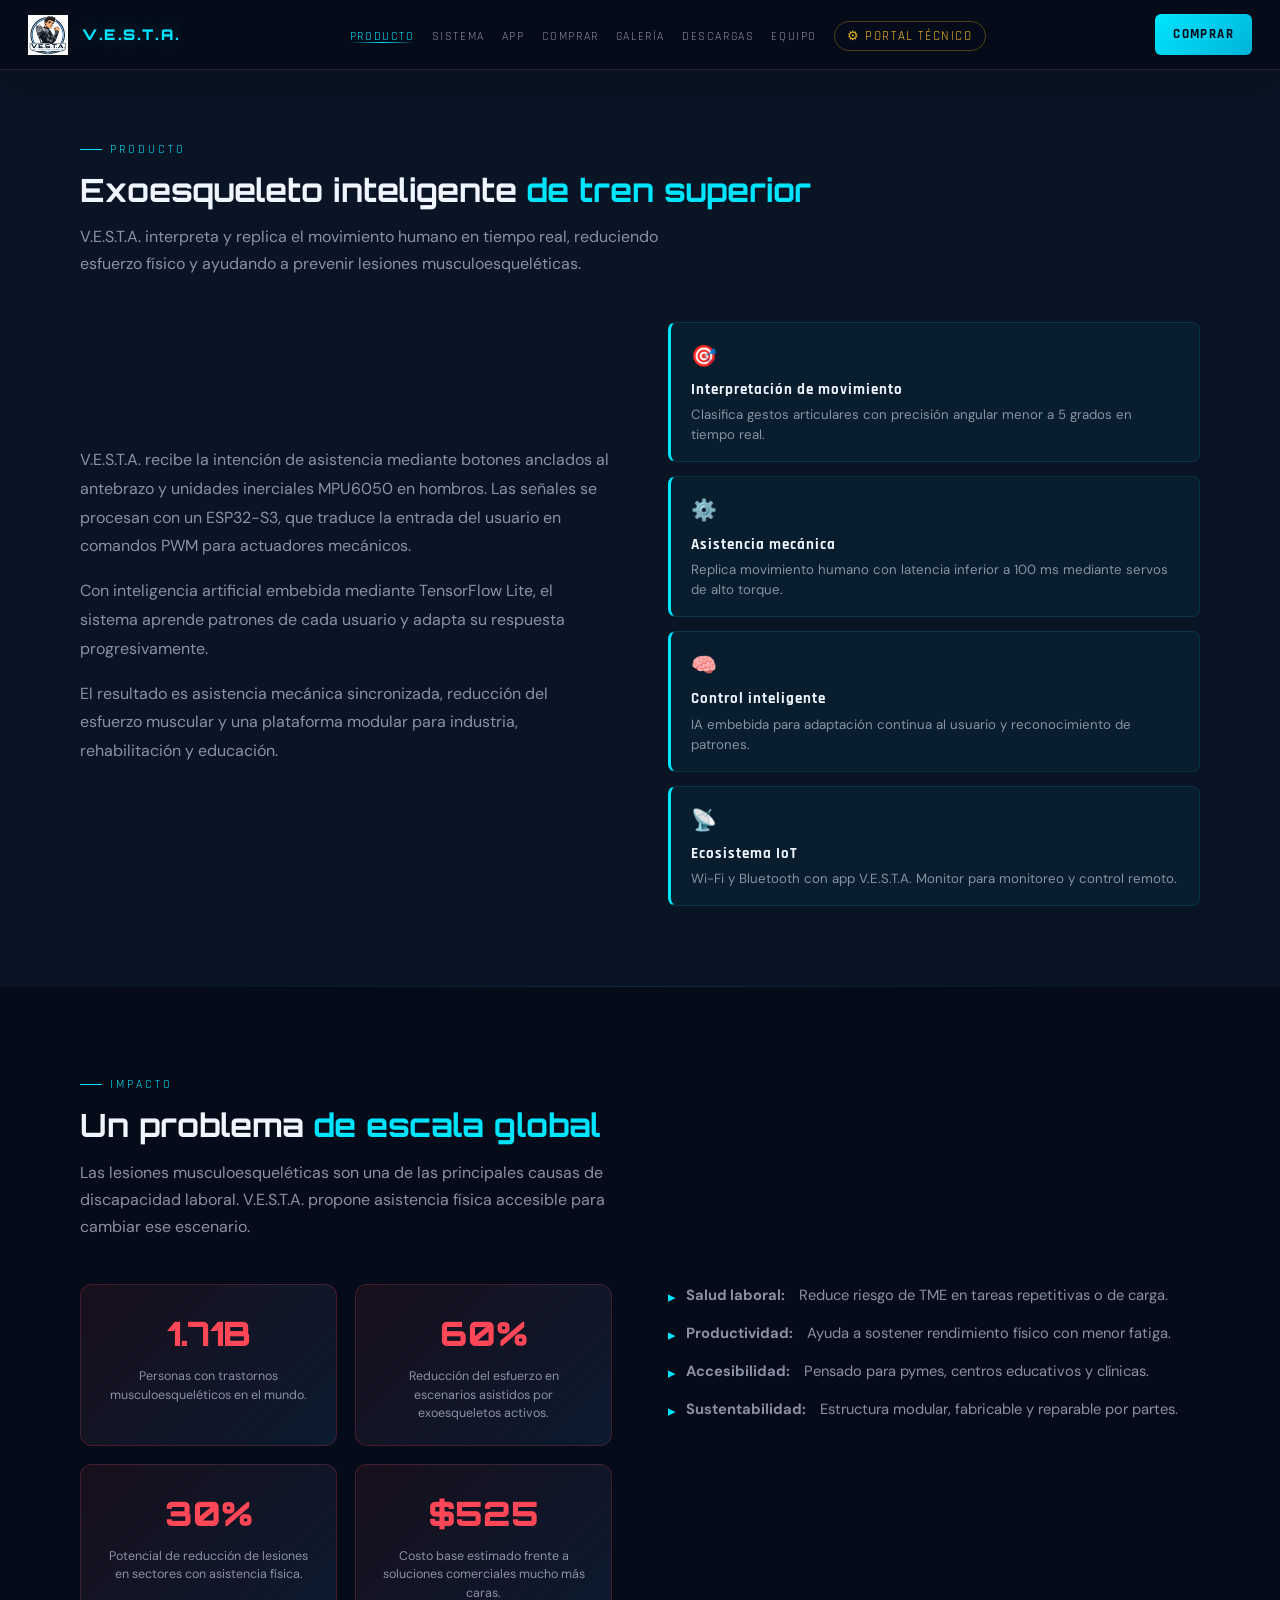
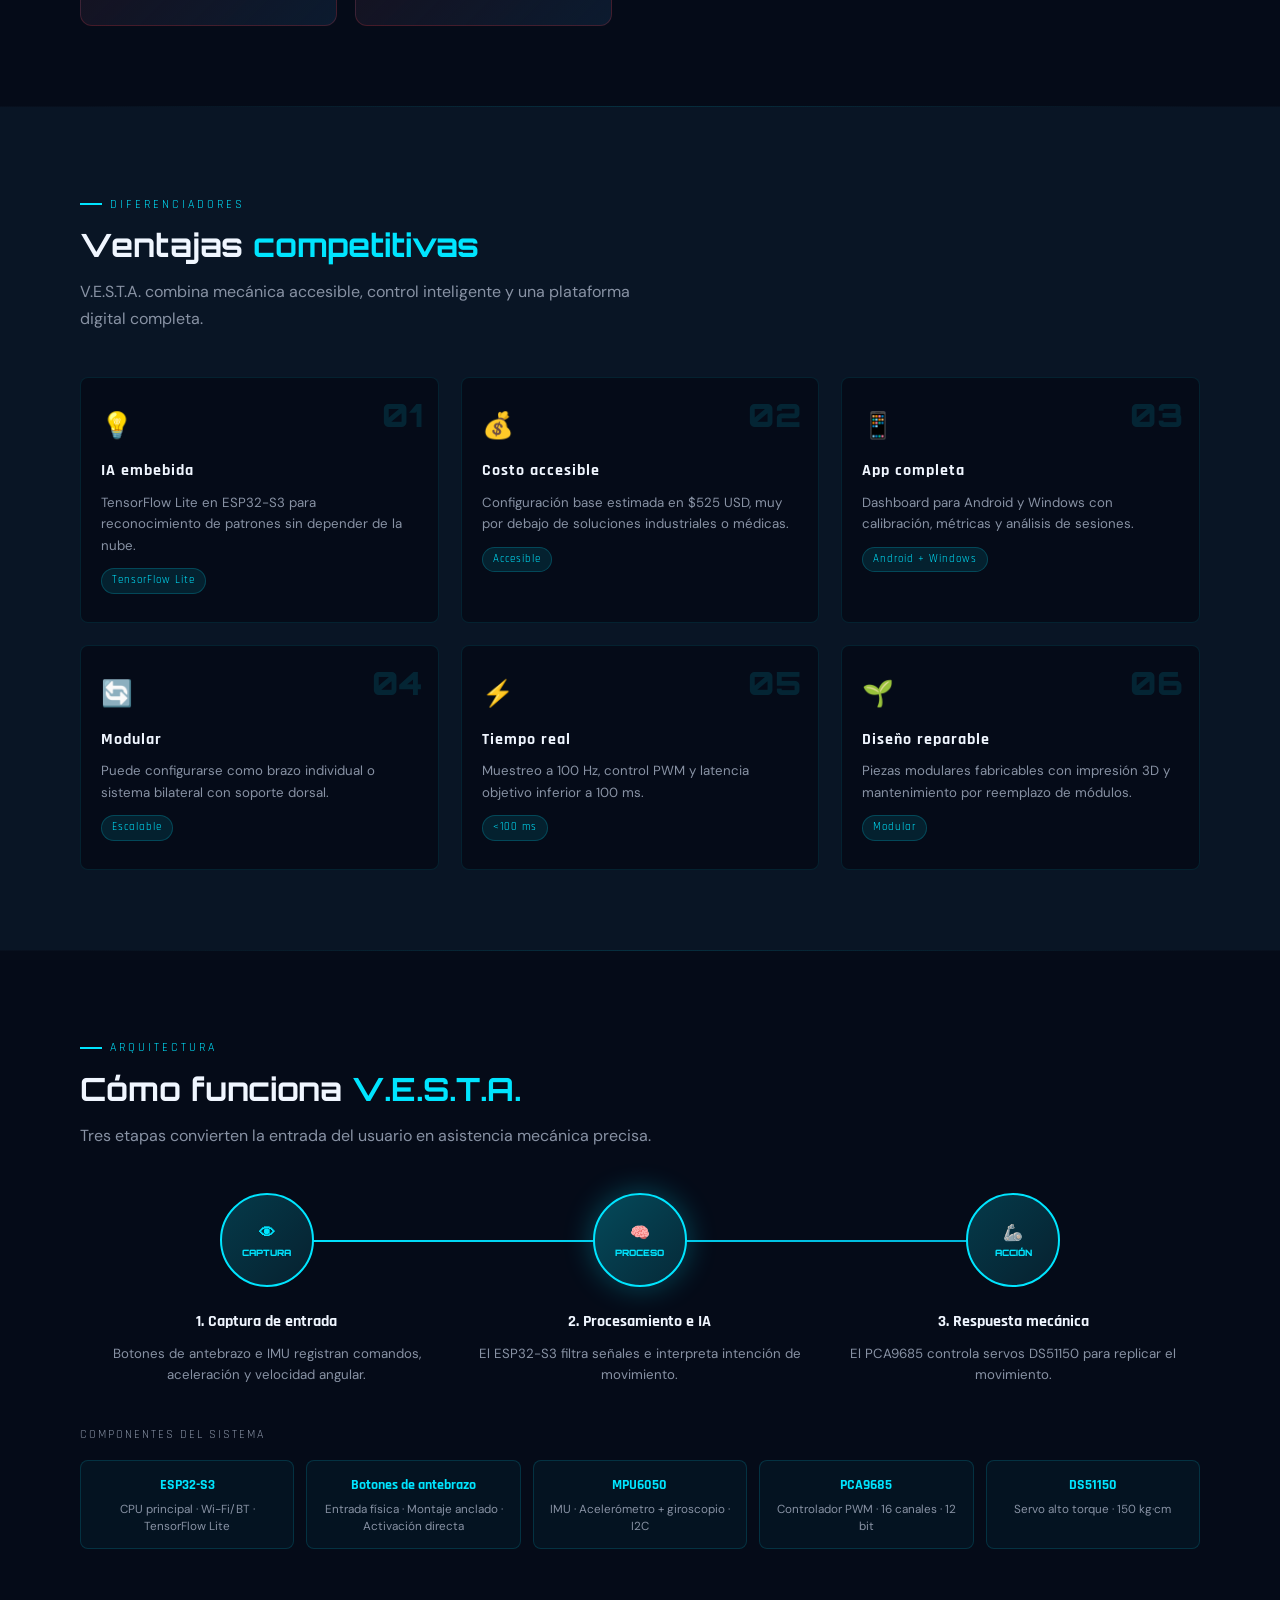
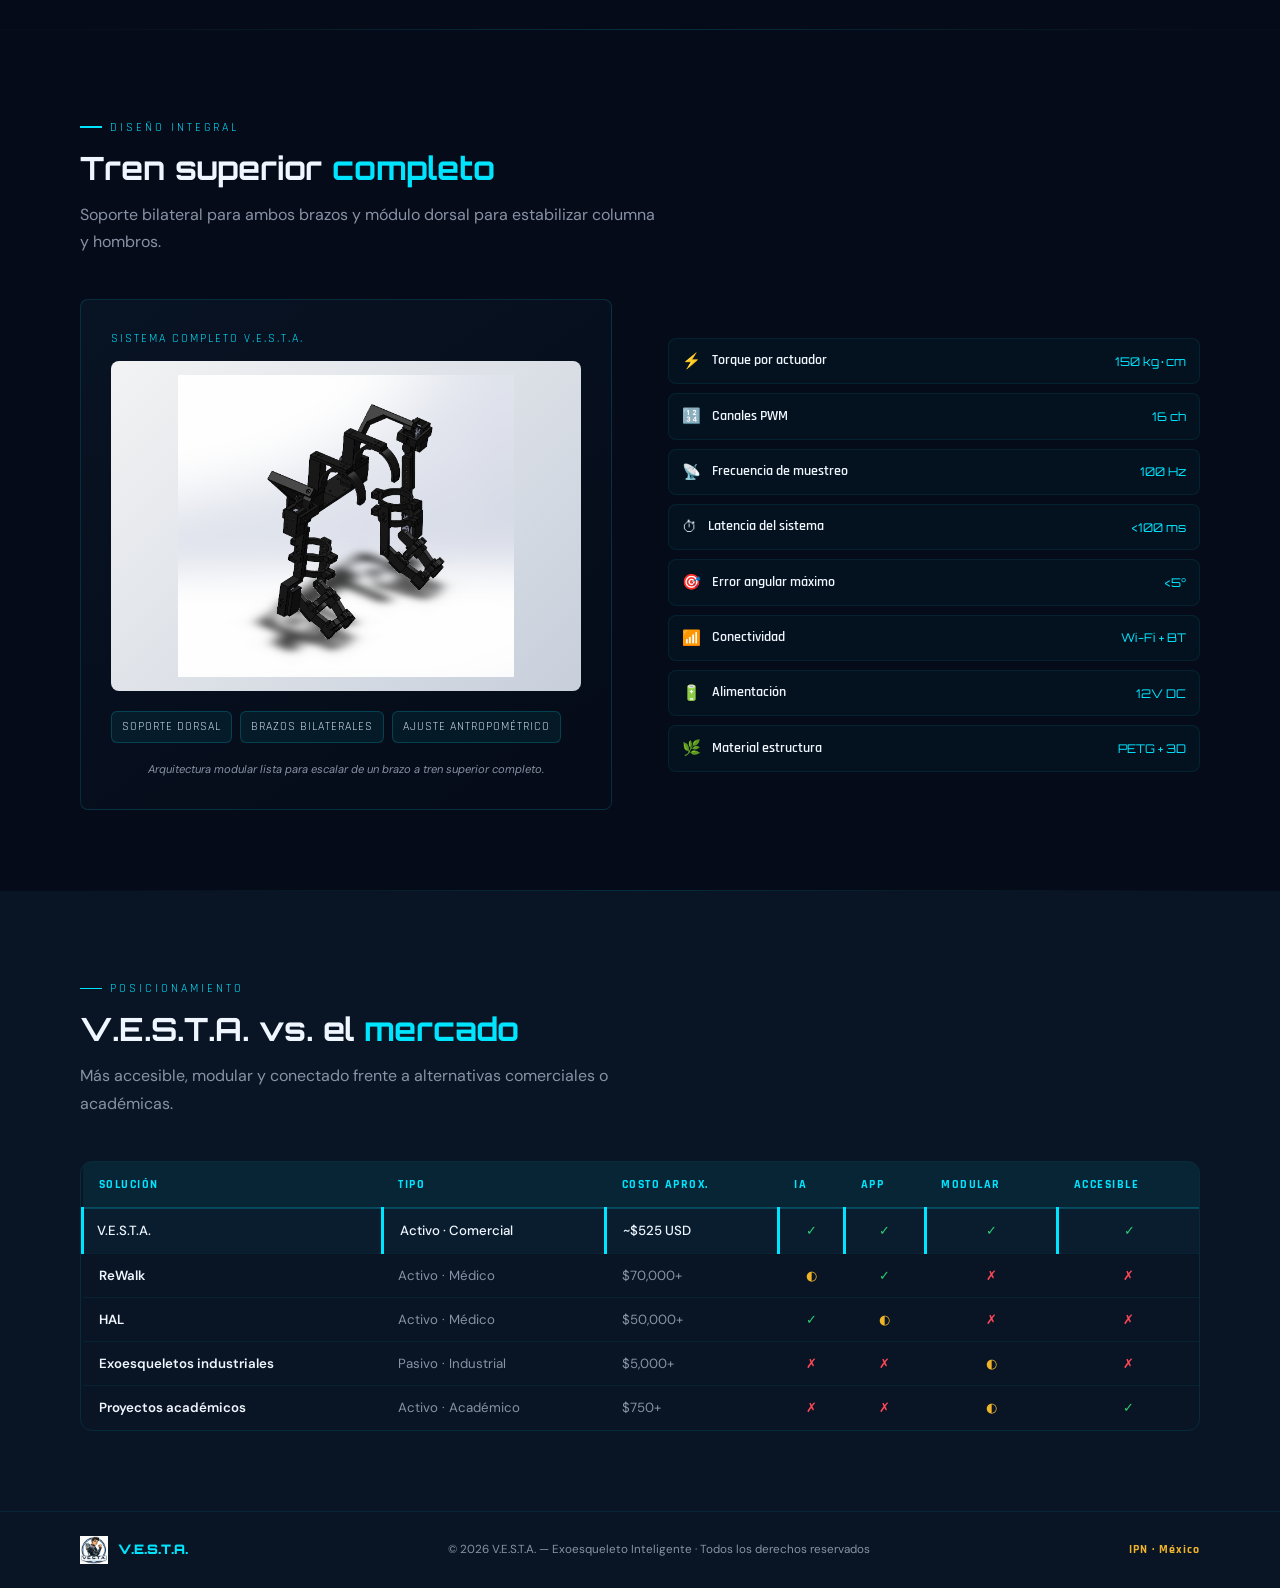
<file: producto.html>
<!DOCTYPE html>
<html lang="es">
<head>
<meta charset="UTF-8">
<meta name="viewport" content="width=device-width, initial-scale=1.0">
<meta name="description" content="Producto V.E.S.T.A.: funcionamiento, ventajas, especificaciones y comparativa del exoesqueleto inteligente.">
<title>Producto — V.E.S.T.A.</title>
<link href="https://fonts.googleapis.com/css2?family=Orbitron:wght@400;700;900&family=Rajdhani:wght@300;400;500;600;700&family=DM+Sans:wght@300;400;500&display=swap" rel="stylesheet">
<link rel="stylesheet" href="style.css?v=buttons-20260611">
</head>
<body>

<nav>
  <a href="index.html" class="nav-logo-wrap">
    <img src="Logo V.E.S.T.A..png" alt="Logo V.E.S.T.A." class="nav-logo-img">
    <span class="nav-logo-text">V.E.S.T.A.</span>
  </a>
  <ul class="nav-links">
    <li><a href="producto.html" class="nav-active">Producto</a></li>
    <li><a href="#funcionamiento">Sistema</a></li>
    <li><a href="app.html">App</a></li>
    <li><a href="compra.html">Comprar</a></li>
    <li><a href="galeria.html">Galería</a></li>
    <li><a href="descargas.html">Descargas</a></li>
    <li><a href="equipo.html">Equipo</a></li>
    <li><a href="https://josepht2244.github.io/technical_V.E.S.T.A.-/" class="nav-tech-link" target="_blank" rel="noopener">⚙ Portal Técnico</a></li>
  </ul>
  <a href="compra.html" class="nav-cta">Comprar</a>
  <button class="nav-toggle" id="nav-toggle" aria-label="Menú"><span></span><span></span><span></span></button>
</nav>

<nav class="nav-drawer" id="nav-drawer">
  <a href="producto.html">Producto</a>
  <a href="#funcionamiento">Sistema</a>
  <a href="app.html">App</a>
  <a href="compra.html">Comprar</a>
  <a href="galeria.html">Galería</a>
  <a href="descargas.html">Descargas</a>
  <a href="equipo.html">Equipo</a>
  <a href="https://josepht2244.github.io/technical_V.E.S.T.A.-/" class="nav-tech-drawer" target="_blank" rel="noopener">⚙ Portal Técnico</a>
</nav>

<section class="page-hero" id="objetivo">
  <div class="section-tag">Producto</div>
  <h1 class="section-title">Exoesqueleto inteligente <span>de tren superior</span></h1>
  <p class="section-desc">V.E.S.T.A. interpreta y replica el movimiento humano en tiempo real, reduciendo esfuerzo físico y ayudando a prevenir lesiones musculoesqueléticas.</p>

  <div class="objetivo-grid">
    <div class="objetivo-text">
      <p>V.E.S.T.A. recibe la intención de asistencia mediante botones anclados al antebrazo y unidades inerciales MPU6050 en hombros. Las señales se procesan con un ESP32-S3, que traduce la entrada del usuario en comandos PWM para actuadores mecánicos.</p>
      <p>Con inteligencia artificial embebida mediante TensorFlow Lite, el sistema aprende patrones de cada usuario y adapta su respuesta progresivamente.</p>
      <p>El resultado es asistencia mecánica sincronizada, reducción del esfuerzo muscular y una plataforma modular para industria, rehabilitación y educación.</p>
    </div>
    <div class="objetivo-cards">
      <div class="obj-card"><div class="obj-card-icon">🎯</div><div class="obj-card-title">Interpretación de movimiento</div><div class="obj-card-desc">Clasifica gestos articulares con precisión angular menor a 5 grados en tiempo real.</div></div>
      <div class="obj-card"><div class="obj-card-icon">⚙️</div><div class="obj-card-title">Asistencia mecánica</div><div class="obj-card-desc">Replica movimiento humano con latencia inferior a 100 ms mediante servos de alto torque.</div></div>
      <div class="obj-card"><div class="obj-card-icon">🧠</div><div class="obj-card-title">Control inteligente</div><div class="obj-card-desc">IA embebida para adaptación continua al usuario y reconocimiento de patrones.</div></div>
      <div class="obj-card"><div class="obj-card-icon">📡</div><div class="obj-card-title">Ecosistema IoT</div><div class="obj-card-desc">Wi-Fi y Bluetooth con app V.E.S.T.A. Monitor para monitoreo y control remoto.</div></div>
    </div>
  </div>
</section>

<div class="divider"></div>

<section id="problema">
  <div class="section-tag">Impacto</div>
  <h2 class="section-title">Un problema <span>de escala global</span></h2>
  <p class="section-desc">Las lesiones musculoesqueléticas son una de las principales causas de discapacidad laboral. V.E.S.T.A. propone asistencia física accesible para cambiar ese escenario.</p>

  <div class="problema-grid">
    <div class="stats-grid">
      <div class="stat-card"><span class="stat-big">1.71B</span><div class="stat-desc">Personas con trastornos musculoesqueléticos en el mundo.</div></div>
      <div class="stat-card"><span class="stat-big">60%</span><div class="stat-desc">Reducción del esfuerzo en escenarios asistidos por exoesqueletos activos.</div></div>
      <div class="stat-card"><span class="stat-big">30%</span><div class="stat-desc">Potencial de reducción de lesiones en sectores con asistencia física.</div></div>
      <div class="stat-card"><span class="stat-big">$525</span><div class="stat-desc">Costo base estimado frente a soluciones comerciales mucho más caras.</div></div>
    </div>
    <ul class="impacto-list">
      <li><strong>Salud laboral:</strong>&nbsp;Reduce riesgo de TME en tareas repetitivas o de carga.</li>
      <li><strong>Productividad:</strong>&nbsp;Ayuda a sostener rendimiento físico con menor fatiga.</li>
      <li><strong>Accesibilidad:</strong>&nbsp;Pensado para pymes, centros educativos y clínicas.</li>
      <li><strong>Sustentabilidad:</strong>&nbsp;Estructura modular, fabricable y reparable por partes.</li>
    </ul>
  </div>
</section>

<div class="divider"></div>

<section id="valor">
  <div class="section-tag">Diferenciadores</div>
  <h2 class="section-title">Ventajas <span>competitivas</span></h2>
  <p class="section-desc">V.E.S.T.A. combina mecánica accesible, control inteligente y una plataforma digital completa.</p>

  <div class="valor-grid">
    <div class="valor-card"><div class="valor-number">01</div><div class="valor-icon">💡</div><div class="valor-title">IA embebida</div><div class="valor-desc">TensorFlow Lite en ESP32-S3 para reconocimiento de patrones sin depender de la nube.</div><span class="valor-highlight">TensorFlow Lite</span></div>
    <div class="valor-card"><div class="valor-number">02</div><div class="valor-icon">💰</div><div class="valor-title">Costo accesible</div><div class="valor-desc">Configuración base estimada en $525 USD, muy por debajo de soluciones industriales o médicas.</div><span class="valor-highlight">Accesible</span></div>
    <div class="valor-card"><div class="valor-number">03</div><div class="valor-icon">📱</div><div class="valor-title">App completa</div><div class="valor-desc">Dashboard para Android y Windows con calibración, métricas y análisis de sesiones.</div><span class="valor-highlight">Android + Windows</span></div>
    <div class="valor-card"><div class="valor-number">04</div><div class="valor-icon">🔄</div><div class="valor-title">Modular</div><div class="valor-desc">Puede configurarse como brazo individual o sistema bilateral con soporte dorsal.</div><span class="valor-highlight">Escalable</span></div>
    <div class="valor-card"><div class="valor-number">05</div><div class="valor-icon">⚡</div><div class="valor-title">Tiempo real</div><div class="valor-desc">Muestreo a 100 Hz, control PWM y latencia objetivo inferior a 100 ms.</div><span class="valor-highlight">&lt;100 ms</span></div>
    <div class="valor-card"><div class="valor-number">06</div><div class="valor-icon">🌱</div><div class="valor-title">Diseño reparable</div><div class="valor-desc">Piezas modulares fabricables con impresión 3D y mantenimiento por reemplazo de módulos.</div><span class="valor-highlight">Modular</span></div>
  </div>
</section>

<div class="divider"></div>

<section id="funcionamiento">
  <div class="section-tag">Arquitectura</div>
  <h2 class="section-title">Cómo funciona <span>V.E.S.T.A.</span></h2>
  <p class="section-desc">Tres etapas convierten la entrada del usuario en asistencia mecánica precisa.</p>

  <div class="flow-steps">
    <div class="flow-step"><div class="flow-num flow-num-1"><div><div>👁</div><div style="font-size:0.55rem">CAPTURA</div></div></div><div class="flow-title">1. Captura de entrada</div><div class="flow-desc">Botones de antebrazo e IMU registran comandos, aceleración y velocidad angular.</div></div>
    <div class="flow-step"><div class="flow-num flow-num-2"><div><div>🧠</div><div style="font-size:0.55rem">PROCESO</div></div></div><div class="flow-title">2. Procesamiento e IA</div><div class="flow-desc">El ESP32-S3 filtra señales e interpreta intención de movimiento.</div></div>
    <div class="flow-step"><div class="flow-num flow-num-3"><div><div>🦾</div><div style="font-size:0.55rem">ACCIÓN</div></div></div><div class="flow-title">3. Respuesta mecánica</div><div class="flow-desc">El PCA9685 controla servos DS51150 para replicar el movimiento.</div></div>
  </div>

  <div class="sensors-title">Componentes del sistema</div>
  <div class="sensors-grid">
    <div class="sensor-chip"><div class="sensor-name">ESP32-S3</div><div class="sensor-role">CPU principal · Wi-Fi/BT · TensorFlow Lite</div></div>
    <div class="sensor-chip"><div class="sensor-name">Botones de antebrazo</div><div class="sensor-role">Entrada física · Montaje anclado · Activación directa</div></div>
    <div class="sensor-chip"><div class="sensor-name">MPU6050</div><div class="sensor-role">IMU · Acelerómetro + giroscopio · I2C</div></div>
    <div class="sensor-chip"><div class="sensor-name">PCA9685</div><div class="sensor-role">Controlador PWM · 16 canales · 12 bit</div></div>
    <div class="sensor-chip"><div class="sensor-name">DS51150</div><div class="sensor-role">Servo alto torque · 150 kg·cm</div></div>
  </div>
</section>

<div class="divider"></div>

<section id="completo">
  <div class="section-tag">Diseño integral</div>
  <h2 class="section-title">Tren superior <span>completo</span></h2>
  <p class="section-desc">Soporte bilateral para ambos brazos y módulo dorsal para estabilizar columna y hombros.</p>

  <div class="completo-grid">
    <div class="exo-diagram system-visual-card">
      <div class="system-kicker">Sistema completo V.E.S.T.A.</div>
      <img src="Exoesqueleto de lado.png" alt="Exoesqueleto V.E.S.T.A. completo vista lateral" class="system-render-img">
      <div class="system-badges"><span>Soporte dorsal</span><span>Brazos bilaterales</span><span>Ajuste antropométrico</span></div>
      <div class="exo-caption">Arquitectura modular lista para escalar de un brazo a tren superior completo.</div>
    </div>
    <div class="exo-specs">
      <div class="spec-row"><span class="spec-icon">⚡</span><span class="spec-name">Torque por actuador</span><span class="spec-val">150 kg·cm</span></div>
      <div class="spec-row"><span class="spec-icon">🔢</span><span class="spec-name">Canales PWM</span><span class="spec-val">16 ch</span></div>
      <div class="spec-row"><span class="spec-icon">📡</span><span class="spec-name">Frecuencia de muestreo</span><span class="spec-val">100 Hz</span></div>
      <div class="spec-row"><span class="spec-icon">⏱</span><span class="spec-name">Latencia del sistema</span><span class="spec-val">&lt;100 ms</span></div>
      <div class="spec-row"><span class="spec-icon">🎯</span><span class="spec-name">Error angular máximo</span><span class="spec-val">&lt;5°</span></div>
      <div class="spec-row"><span class="spec-icon">📶</span><span class="spec-name">Conectividad</span><span class="spec-val">Wi-Fi + BT</span></div>
      <div class="spec-row"><span class="spec-icon">🔋</span><span class="spec-name">Alimentación</span><span class="spec-val">12V DC</span></div>
      <div class="spec-row"><span class="spec-icon">🌿</span><span class="spec-name">Material estructura</span><span class="spec-val">PETG + 3D</span></div>
    </div>
  </div>
</section>

<div class="divider"></div>

<section id="comparativa">
  <div class="section-tag">Posicionamiento</div>
  <h2 class="section-title">V.E.S.T.A. vs. el <span>mercado</span></h2>
  <p class="section-desc">Más accesible, modular y conectado frente a alternativas comerciales o académicas.</p>

  <div class="tabla-wrapper">
    <table>
      <thead><tr><th>Solución</th><th>Tipo</th><th>Costo aprox.</th><th>IA</th><th>App</th><th>Modular</th><th>Accesible</th></tr></thead>
      <tbody>
        <tr class="vesta-row"><td class="td-name td-vesta">V.E.S.T.A.</td><td class="td-vesta">Activo · Comercial</td><td class="td-vesta">~$525 USD</td><td class="check">✓</td><td class="check">✓</td><td class="check">✓</td><td class="check">✓</td></tr>
        <tr><td class="td-name">ReWalk</td><td>Activo · Médico</td><td>$70,000+</td><td class="partial">◐</td><td class="check">✓</td><td class="cross">✗</td><td class="cross">✗</td></tr>
        <tr><td class="td-name">HAL</td><td>Activo · Médico</td><td>$50,000+</td><td class="check">✓</td><td class="partial">◐</td><td class="cross">✗</td><td class="cross">✗</td></tr>
        <tr><td class="td-name">Exoesqueletos industriales</td><td>Pasivo · Industrial</td><td>$5,000+</td><td class="cross">✗</td><td class="cross">✗</td><td class="partial">◐</td><td class="cross">✗</td></tr>
        <tr><td class="td-name">Proyectos académicos</td><td>Activo · Académico</td><td>$750+</td><td class="cross">✗</td><td class="cross">✗</td><td class="partial">◐</td><td class="check">✓</td></tr>
      </tbody>
    </table>
  </div>
</section>

<footer>
  <div class="footer-logo-wrap"><img src="Logo V.E.S.T.A..png" alt="Logo V.E.S.T.A." class="footer-logo-img"><span class="footer-logo">V.E.S.T.A.</span></div>
  <span class="footer-text">© 2026 V.E.S.T.A. — Exoesqueleto Inteligente · Todos los derechos reservados</span>
  <span class="footer-ipn">IPN · México</span>
</footer>

<script src="vesta.js?v=mailto-ipn-20260611"></script>
</body>
</html>
</file>
<file: style.css>
/*
  Archivo      | style.css
  Descripción  | Hoja de estilos principal de V.E.S.T.A.; define paleta,
               | layout, componentes visuales, animaciones y responsive.
*/

/* Variables    | Centralizan colores de marca y estados visuales reutilizables. */
:root {
  --cyan:   #00e5ff;
  --cyan2:  #00b4d8;
  --dark:   #050b18;
  --dark2:  #091525;
  --dark3:  #0d1f35;
  --silver: #8892a4;
  --light:  #d0dce8;
  --white:  #f0f6ff;
  --gold:   #f0b429;
  --red:    #ff4757;
  --green:  #2ecc71;
  --panel:  rgba(9, 21, 37, 0.88);
  --line:   rgba(208, 220, 232, 0.12);
  --amber:  #ffb84d;
}

/* Base         | Normaliza caja, scroll, tipografía global y barra de desplazamiento. */
*, *::before, *::after { margin: 0; padding: 0; box-sizing: border-box; }
html { scroll-behavior: smooth; }
body {
  background:
    linear-gradient(180deg, #050b18 0%, #08111f 45%, #050b18 100%);
  color: var(--light);
  font-family: 'DM Sans', sans-serif;
  font-size: 16px;
  line-height: 1.6;
  overflow-x: hidden;
}
img { max-width: 100%; }
::-webkit-scrollbar { width: 6px; }
::-webkit-scrollbar-track { background: var(--dark2); }
::-webkit-scrollbar-thumb { background: var(--cyan2); border-radius: 3px; }

/* Navegación   | Barra fija superior con logo, enlaces, CTA y fondo translúcido. */
nav {
  position: fixed; top: 0; left: 0; right: 0; z-index: 100;
  display: flex; align-items: center; justify-content: space-between;
  min-height: 70px;
  padding: 14px clamp(28px, 4vw, 58px);
  background: rgba(5, 11, 24, 0.88);
  backdrop-filter: blur(20px);
  border-bottom: 1px solid var(--line);
  box-shadow: 0 14px 40px rgba(0,0,0,0.22);
}
.nav-logo-wrap {
  display: flex; align-items: center; gap: 14px;
  text-decoration: none; flex-shrink: 0;
}
.nav-logo-img { width: 42px; height: 42px; object-fit: contain; }
.nav-logo-text {
  font-family: 'Orbitron', monospace;
  font-size: 1rem; font-weight: 900; letter-spacing: 0.18em; color: var(--cyan);
  white-space: nowrap;
  text-shadow: 0 0 18px rgba(0,229,255,0.28);
}
.nav-links {
  display: flex; align-items: center;
  gap: clamp(18px, 2.05vw, 30px);
  list-style: none;
  margin: 0 28px;
}
.nav-links a {
  color: var(--silver); text-decoration: none;
  font-family: 'Rajdhani', sans-serif;
  font-size: 0.82rem; letter-spacing: 2px; text-transform: uppercase;
  position: relative;
  transition: color 0.3s;
}
.nav-links a::after {
  content: '';
  position: absolute; left: 0; right: 0; bottom: 1px;
  height: 1px;
  background: linear-gradient(90deg, transparent, var(--cyan), transparent);
  transform: scaleX(0);
  transform-origin: center;
  transition: transform 0.25s;
}
.nav-links a:hover,
.nav-links a.nav-active { color: var(--cyan); }
.nav-links a:hover::after,
.nav-links a.nav-active::after { transform: scaleX(1); }
.nav-cta {
  background: linear-gradient(135deg, var(--cyan), var(--cyan2));
  color: var(--dark);
  font-family: 'Rajdhani', sans-serif;
  font-weight: 700; font-size: 0.82rem; letter-spacing: 1.4px; text-transform: uppercase;
  padding: 10px 22px; border-radius: 6px; text-decoration: none;
  transition: transform 0.2s, box-shadow 0.2s; flex-shrink: 0;
}
.nav-cta:hover { transform: translateY(-1px); box-shadow: 0 0 20px rgba(0,229,255,0.4); }

/* Hamburguesa  | Icono de menú móvil y transformación visual al abrirse. */
.nav-toggle {
  display: none; flex-direction: column; gap: 5px; cursor: pointer;
  background: none; border: none; padding: 4px;
}
.nav-toggle span {
  display: block; width: 24px; height: 2px;
  background: var(--cyan); border-radius: 2px;
  transition: all 0.3s;
}
.nav-toggle.open span:nth-child(1) { transform: rotate(45deg) translate(5px,5px); }
.nav-toggle.open span:nth-child(2) { opacity: 0; }
.nav-toggle.open span:nth-child(3) { transform: rotate(-45deg) translate(5px,-5px); }

/* Drawer móvil | Panel desplegable con enlaces de navegación para pantallas pequeñas. */
.nav-drawer {
  display: none; position: fixed; top: 70px; left: 0; right: 0;
  min-height: auto;
  background: linear-gradient(180deg, rgba(5,11,24,0.98), rgba(9,21,37,0.97));
  backdrop-filter: blur(22px);
  border-bottom: 1px solid rgba(0,229,255,0.15);
  padding: 18px clamp(18px, 5vw, 34px) 24px; z-index: 99;
  flex-direction: column; gap: 10px;
  max-height: calc(100vh - 70px);
  overflow-y: auto;
  box-shadow: 0 26px 70px rgba(0,0,0,0.42);
}
.nav-drawer.open {
  display: grid;
  grid-template-columns: repeat(2, minmax(0, 1fr));
}
.nav-drawer a {
  color: var(--silver); text-decoration: none;
  font-family: 'Rajdhani', sans-serif;
  font-size: 1rem; letter-spacing: 2px; text-transform: uppercase;
  padding: 14px 14px;
  border: 1px solid rgba(0,229,255,0.08);
  border-radius: 8px;
  background: rgba(0,229,255,0.035);
  transition: color 0.2s, border-color 0.2s, background 0.2s, transform 0.2s;
}
.nav-drawer a:hover {
  color: var(--cyan);
  border-color: rgba(0,229,255,0.28);
  background: rgba(0,229,255,0.075);
  transform: translateY(-1px);
}
.nav-drawer a:last-child { border-bottom: 1px solid rgba(0,229,255,0.08); }

/* Hero         | Primera sección con composición en dos columnas, fondo técnico y renders. */
#hero {
  min-height: 100vh;
  display: grid; grid-template-columns: 1fr 1fr;
  align-items: center; gap: 40px;
  padding: 120px 80px 80px;
  position: relative; overflow: hidden;
}
.hero-bg {
  position: absolute; inset: 0; pointer-events: none;
  background:
    radial-gradient(ellipse 60% 70% at 70% 50%, rgba(0,229,255,0.06) 0%, transparent 70%),
    radial-gradient(ellipse 40% 50% at 20% 30%, rgba(0,180,216,0.04) 0%, transparent 60%);
}
.hero-grid {
  position: absolute; inset: 0; pointer-events: none;
  background-image:
    linear-gradient(rgba(0,229,255,0.04) 1px, transparent 1px),
    linear-gradient(90deg, rgba(0,229,255,0.04) 1px, transparent 1px);
  background-size: 50px 50px;
  mask-image: radial-gradient(ellipse at center, black 30%, transparent 80%);
}
.hero-content { position: relative; z-index: 2; max-width: 640px; }
.hero-tag {
  display: inline-flex; align-items: center; gap: 8px;
  background: rgba(0,229,255,0.08); border: 1px solid rgba(0,229,255,0.25);
  color: var(--cyan);
  font-family: 'Rajdhani', sans-serif;
  font-size: 0.75rem; letter-spacing: 2px; text-transform: uppercase;
  padding: 6px 14px; border-radius: 30px; margin-bottom: 20px;
}
.hero-tag::before {
  content: ''; width: 6px; height: 6px;
  background: var(--cyan); border-radius: 50%;
  animation: blink 1.5s infinite; flex-shrink: 0;
}
@keyframes blink { 0%,100%{opacity:1} 50%{opacity:0.2} }
.hero-logo-row {
  display: flex; align-items: center; gap: 16px; margin-bottom: 14px;
}
.hero-logo-img { width: 72px; height: 72px; object-fit: contain; }
.hero-title {
  font-family: 'Orbitron', monospace;
  font-size: clamp(2.6rem, 5vw, 5.5rem); font-weight: 900; line-height: 1;
  background: linear-gradient(135deg, #fff 0%, var(--cyan) 60%, var(--cyan2) 100%);
  -webkit-background-clip: text; -webkit-text-fill-color: transparent; background-clip: text;
}
.hero-subtitle {
  font-family: 'Rajdhani', sans-serif;
  font-size: 0.78rem; letter-spacing: 2.5px; text-transform: uppercase;
  color: var(--silver); margin-bottom: 22px; line-height: 1.8;
}
.hero-slogan {
  font-family: 'Rajdhani', sans-serif;
  font-size: clamp(1.1rem, 2vw, 1.5rem); font-weight: 600;
  color: var(--white); margin-bottom: 12px; line-height: 1.3;
}
.hero-slogan span { color: var(--cyan); }
.hero-desc {
  font-size: 0.97rem; color: var(--silver);
  max-width: 540px; margin-bottom: 32px; line-height: 1.7;
}
.btn-group { display: flex; gap: 12px; flex-wrap: wrap; }

/* Botones      | Estilos reutilizables para acciones principales, secundarias y descargas. */
.btn-primary {
  display: inline-flex; align-items: center; gap: 8px;
  background: linear-gradient(135deg, var(--cyan), var(--cyan2)); color: var(--dark);
  font-family: 'Rajdhani', sans-serif; font-weight: 700;
  font-size: 0.85rem; letter-spacing: 1.5px; text-transform: uppercase;
  text-decoration: none; padding: 12px 26px; border-radius: 4px;
  transition: transform 0.2s, box-shadow 0.2s;
  box-shadow: 0 0 30px rgba(0,229,255,0.3); border: none; cursor: pointer;
}
.btn-primary:hover { transform: translateY(-2px); box-shadow: 0 0 50px rgba(0,229,255,0.5); }

.btn-outline {
  display: inline-flex; align-items: center; gap: 8px;
  background: transparent; border: 1.5px solid rgba(0,229,255,0.4); color: var(--cyan);
  font-family: 'Rajdhani', sans-serif; font-weight: 700;
  font-size: 0.85rem; letter-spacing: 1.5px; text-transform: uppercase;
  text-decoration: none; padding: 11px 26px; border-radius: 4px;
  transition: all 0.2s; cursor: pointer;
}
.btn-outline:hover { background: rgba(0,229,255,0.08); border-color: var(--cyan); }

.btn-android {
  display: inline-flex; align-items: center; gap: 8px;
  background: linear-gradient(135deg, #3ddc84, #00a859); color: var(--dark);
  font-family: 'Rajdhani', sans-serif; font-weight: 700;
  font-size: 0.85rem; letter-spacing: 1.5px; text-transform: uppercase;
  text-decoration: none; padding: 12px 24px; border-radius: 4px;
  transition: transform 0.2s, box-shadow 0.2s; border: none; cursor: pointer;
  box-shadow: 0 0 24px rgba(61,220,132,0.3);
}
.btn-android:hover { transform: translateY(-2px); box-shadow: 0 0 40px rgba(61,220,132,0.5); }

.btn-windows {
  display: inline-flex; align-items: center; gap: 8px;
  background: linear-gradient(135deg, #0078d4, #005a9e); color: #fff;
  font-family: 'Rajdhani', sans-serif; font-weight: 700;
  font-size: 0.85rem; letter-spacing: 1.5px; text-transform: uppercase;
  text-decoration: none; padding: 12px 24px; border-radius: 4px;
  transition: transform 0.2s, box-shadow 0.2s; border: none; cursor: pointer;
  box-shadow: 0 0 24px rgba(0,120,212,0.3);
}
.btn-windows:hover { transform: translateY(-2px); box-shadow: 0 0 40px rgba(0,120,212,0.5); }

/* Métricas     | Fila de indicadores rápidos bajo el mensaje principal del hero. */
.stats-row {
  display: flex; gap: 24px; flex-wrap: wrap;
  margin-top: 36px; padding-top: 24px;
  border-top: 1px solid rgba(0,229,255,0.1);
}
.stat { text-align: center; min-width: 60px; }
.stat-number {
  font-family: 'Orbitron', monospace; font-size: 1.4rem; font-weight: 700;
  color: var(--cyan); display: block;
}
.stat-label {
  font-family: 'Rajdhani', sans-serif; font-size: 0.68rem;
  letter-spacing: 1.5px; text-transform: uppercase; color: var(--silver);
}

/* Visual hero  | Renders protagonistas integrados como escena de producto. */
.hero-product-stage {
  position: absolute;
  top: 72px; right: 0; bottom: 0;
  width: min(58vw, 760px);
  display: flex; align-items: center; justify-content: center;
  pointer-events: none; z-index: 1;
}
.hero-product-img {
  width: min(56vw, 720px);
  max-height: 78vh;
  object-fit: contain;
  opacity: 0.92;
  filter: drop-shadow(0 34px 46px rgba(0,0,0,0.5));
  mask-image: linear-gradient(90deg, transparent 0%, #000 10%, #000 88%, transparent 100%);
}
.hero-product-side {
  position: absolute;
  right: 6%;
  bottom: 4%;
  width: min(22vw, 260px);
  max-height: 34vh;
  object-fit: contain;
  opacity: 0.78;
  filter: drop-shadow(0 24px 32px rgba(0,0,0,0.48));
  transform: rotate(-2deg);
  mask-image: linear-gradient(90deg, transparent 0%, #000 16%, #000 88%, transparent 100%);
}
.hero-visual { position: relative; z-index: 2; display: flex; justify-content: center; }
.render-showcase { position: relative; width: 470px; height: 560px; }
.render-card {
  position: absolute;
  background: linear-gradient(135deg, rgba(9,21,37,0.9), rgba(13,31,53,0.8));
  border: 1px solid rgba(0,229,255,0.2);
  border-radius: 16px; overflow: hidden;
  box-shadow: 0 20px 80px rgba(0,0,0,0.5), 0 0 0 1px rgba(0,229,255,0.05);
}
.render-card img { width: 100%; height: 100%; object-fit: contain; }
.render-main  { width: 350px; height: 430px; top: 0; right: 0; animation: float 6s ease-in-out infinite; }
.render-small { width: 235px; height: 290px; bottom: 0; left: 0; animation: float 6s ease-in-out infinite 1.5s; border-color: rgba(0,229,255,0.35); }
@keyframes float { 0%,100%{transform:translateY(0)} 50%{transform:translateY(-12px)} }
.render-glow {
  position: absolute; top: 50%; left: 50%; transform: translate(-50%,-50%);
  width: 280px; height: 280px;
  background: radial-gradient(circle, rgba(0,229,255,0.12), transparent 70%);
  pointer-events: none;
}

/* Secciones    | Reglas base para espaciado, títulos, descripciones y divisores. */
section { padding: 80px 80px; }
.page-hero { padding-top: 132px; }
.section-tag {
  display: inline-flex; align-items: center; gap: 8px;
  color: var(--cyan); font-family: 'Rajdhani', sans-serif;
  font-size: 0.75rem; letter-spacing: 3px; text-transform: uppercase; margin-bottom: 12px;
}
.section-tag::before { content: ''; display: block; width: 22px; height: 1.5px; background: var(--cyan); }
.section-title {
  font-family: 'Orbitron', monospace;
  font-size: clamp(1.4rem, 2.5vw, 2.4rem); font-weight: 700;
  color: var(--white); margin-bottom: 14px; line-height: 1.2;
}
.section-title span { color: var(--cyan); }
.section-desc { color: var(--silver); max-width: 580px; line-height: 1.7; font-size: 1rem; }
.divider {
  height: 1px; margin: 0 80px;
  background: linear-gradient(90deg, transparent, rgba(0,229,255,0.15), transparent);
}

/* Portada      | Tarjetas de acceso para repartir el contenido en páginas. */
.route-grid {
  display: grid;
  grid-template-columns: repeat(3, 1fr);
  gap: 18px;
  margin-top: 44px;
}
.route-card {
  display: grid;
  gap: 8px;
  min-height: 170px;
  padding: 24px;
  text-decoration: none;
  background: var(--panel);
  border: 1px solid var(--line);
  border-radius: 8px;
  transition: transform 0.25s, border-color 0.25s, box-shadow 0.25s;
}
.route-card:hover {
  transform: translateY(-4px);
  border-color: rgba(0,229,255,0.34);
  box-shadow: 0 18px 52px rgba(0,0,0,0.32);
}
.route-card span {
  font-family: 'Orbitron', monospace;
  font-size: 0.78rem;
  color: var(--cyan);
}
.route-card strong {
  font-family: 'Rajdhani', sans-serif;
  font-size: 1.05rem;
  letter-spacing: 1px;
  text-transform: uppercase;
  color: var(--white);
}
.route-card p {
  color: var(--silver);
  font-size: 0.84rem;
  line-height: 1.5;
}

/* Descargas    | Grid de tarjetas para recursos Word, Android y Windows. */
#descargas { background: var(--dark2); }
.downloads-grid {
  display: grid; grid-template-columns: repeat(3, 1fr); gap: 22px; margin-top: 44px;
}
.download-card {
  background: var(--dark); border: 1px solid rgba(0,229,255,0.12);
  border-radius: 8px; padding: 32px 24px; text-align: center;
  transition: transform 0.3s, border-color 0.3s, box-shadow 0.3s;
  position: relative; overflow: hidden;
}
.download-card:hover {
  transform: translateY(-6px); border-color: rgba(0,229,255,0.3);
  box-shadow: 0 20px 60px rgba(0,0,0,0.4);
}
.download-card::before {
  content: ''; position: absolute; top: 0; left: 0; right: 0; height: 2px;
  opacity: 0; transition: opacity 0.3s;
}
.download-card.word::before    { background: linear-gradient(90deg, transparent, #2B579A, transparent); }
.download-card.android::before { background: linear-gradient(90deg, transparent, #3ddc84, transparent); }
.download-card.windows::before { background: linear-gradient(90deg, transparent, #0078d4, transparent); }
.download-card:hover::before { opacity: 1; }
.dl-icon { font-size: 2.8rem; margin-bottom: 14px; display: block; }
.dl-title {
  font-family: 'Orbitron', monospace; font-size: 0.95rem; font-weight: 700;
  color: var(--white); margin-bottom: 8px;
}
.dl-desc { font-size: 0.83rem; color: var(--silver); line-height: 1.5; margin-bottom: 22px; }
.dl-badge {
  display: inline-block;
  font-family: 'Rajdhani', sans-serif; font-size: 0.68rem; letter-spacing: 1.5px;
  text-transform: uppercase; padding: 4px 12px; border-radius: 20px; margin-bottom: 18px;
}
.dl-badge.docx { background: rgba(43,87,154,0.2); border: 1px solid rgba(43,87,154,0.4); color: #7baee8; }
.dl-badge.apk  { background: rgba(61,220,132,0.15); border: 1px solid rgba(61,220,132,0.4); color: #3ddc84; }
.dl-badge.exe,
.dl-badge.zip  { background: rgba(0,120,212,0.15); border: 1px solid rgba(0,120,212,0.4); color: #4da3ff; }

/* Objetivo     | Diseño de texto explicativo y tarjetas de capacidades del producto. */
#objetivo { background: var(--dark2); }
.objetivo-grid { display: grid; grid-template-columns: 1fr 1fr; gap: 56px; align-items: center; margin-top: 44px; }
.objetivo-text p { color: var(--silver); line-height: 1.8; margin-bottom: 16px; }
.objetivo-cards { display: grid; gap: 14px; }
.obj-card {
  background: rgba(0,229,255,0.04); border: 1px solid rgba(0,229,255,0.12);
  border-left: 3px solid var(--cyan); border-radius: 8px; padding: 16px 20px;
  transition: background 0.3s, border-color 0.3s;
}
.obj-card:hover { background: rgba(0,229,255,0.08); border-color: rgba(0,229,255,0.3); }
.obj-card-icon { font-size: 1.3rem; margin-bottom: 6px; }
.obj-card-title {
  font-family: 'Rajdhani', sans-serif; font-weight: 700; font-size: 0.92rem;
  letter-spacing: 1px; color: var(--white); margin-bottom: 4px;
}
.obj-card-desc { font-size: 0.83rem; color: var(--silver); line-height: 1.5; }

/* Problema     | Estadísticas de contexto e impacto con énfasis visual en alerta. */
#problema { background: var(--dark); position: relative; overflow: hidden; }
.problema-bg {
  position: absolute; top: 0; right: 0; width: 500px; height: 500px;
  background: radial-gradient(circle, rgba(255,71,87,0.05), transparent 70%);
  pointer-events: none;
}
.problema-grid { display: grid; grid-template-columns: 1fr 1fr; gap: 56px; margin-top: 44px; align-items: start; }
.stats-grid { display: grid; grid-template-columns: 1fr 1fr; gap: 18px; }
.stat-card {
  background: linear-gradient(135deg, rgba(255,71,87,0.08), rgba(13,31,53,0.8));
  border: 1px solid rgba(255,71,87,0.2); border-radius: 12px; padding: 22px; text-align: center;
}
.stat-big {
  font-family: 'Orbitron', monospace; font-size: clamp(1.6rem, 3vw, 2.1rem); font-weight: 900;
  color: var(--red); display: block; margin-bottom: 6px;
}
.stat-desc { font-size: 0.78rem; color: var(--silver); line-height: 1.5; }
.impacto-list { list-style: none; display: grid; gap: 14px; }
.impacto-list li { display: flex; align-items: flex-start; gap: 10px; font-size: 0.92rem; color: var(--silver); line-height: 1.5; }
.impacto-list li::before { content: '▸'; color: var(--cyan); flex-shrink: 0; margin-top: 2px; }

/* Valor        | Tarjetas de ventajas competitivas y etiquetas destacadas. */
#valor { background: var(--dark2); }
.valor-grid { display: grid; grid-template-columns: repeat(3, 1fr); gap: 22px; margin-top: 44px; }
.valor-card {
  background: var(--dark); border: 1px solid rgba(0,229,255,0.1);
  border-radius: 8px; padding: 28px 20px; position: relative; overflow: hidden;
  transition: transform 0.3s, border-color 0.3s, box-shadow 0.3s;
}
.valor-card:hover { transform: translateY(-6px); border-color: rgba(0,229,255,0.35); box-shadow: 0 20px 60px rgba(0,0,0,0.4), 0 0 30px rgba(0,229,255,0.08); }
.valor-card::before {
  content: ''; position: absolute; top: 0; left: 0; right: 0; height: 2px;
  background: linear-gradient(90deg, transparent, var(--cyan), transparent);
  opacity: 0; transition: opacity 0.3s;
}
.valor-card:hover::before { opacity: 1; }
.valor-number { font-family: 'Orbitron', monospace; font-size: 2rem; font-weight: 900; color: rgba(0,229,255,0.12); position: absolute; top: 12px; right: 16px; }
.valor-icon { font-size: 1.6rem; margin-bottom: 12px; }
.valor-title { font-family: 'Rajdhani', sans-serif; font-weight: 700; font-size: 1rem; letter-spacing: 1px; color: var(--white); margin-bottom: 8px; }
.valor-desc { font-size: 0.83rem; color: var(--silver); line-height: 1.6; }
.valor-highlight {
  display: inline-block; margin-top: 12px;
  background: rgba(0,229,255,0.1); border: 1px solid rgba(0,229,255,0.2); color: var(--cyan);
  font-family: 'Rajdhani', sans-serif; font-size: 0.7rem; letter-spacing: 1px;
  padding: 3px 10px; border-radius: 20px;
}

/* Funcionamiento | Flujo de tres pasos y chips de componentes del sistema. */
#funcionamiento { background: var(--dark); }
.flow-steps { display: grid; grid-template-columns: repeat(3, 1fr); gap: 0; position: relative; margin-top: 44px; }
.flow-steps::before {
  content: ''; position: absolute; top: 47px; left: 16.67%; right: 16.67%; height: 2px;
  background: linear-gradient(90deg, var(--cyan), var(--cyan2));
  z-index: 0;
}
.flow-step { display: flex; flex-direction: column; align-items: center; text-align: center; padding: 0 14px; }
.flow-num {
  width: 94px; height: 94px; border-radius: 50%;
  display: flex; align-items: center; justify-content: center;
  position: relative; z-index: 2; margin-bottom: 22px;
  font-family: 'Orbitron', monospace; font-weight: 900;
}
.flow-num-1 { background: linear-gradient(135deg, rgba(0,229,255,0.16), rgba(0,229,255,0.04)), #061927; border: 2px solid var(--cyan); color: var(--cyan); font-size: 1rem; }
.flow-num-2 { background: linear-gradient(135deg, rgba(0,229,255,0.24), rgba(0,229,255,0.08)), #061927; border: 2px solid var(--cyan); color: var(--cyan); box-shadow: 0 0 30px rgba(0,229,255,0.3); font-size: 1rem; }
.flow-num-3 { background: linear-gradient(135deg, rgba(0,229,255,0.16), rgba(0,229,255,0.04)), #061927; border: 2px solid var(--cyan); color: var(--cyan); font-size: 1rem; }
.flow-title { font-family: 'Rajdhani', sans-serif; font-weight: 700; font-size: 1rem; color: var(--white); margin-bottom: 8px; }
.flow-desc { font-size: 0.83rem; color: var(--silver); line-height: 1.6; }
.sensors-title { font-family: 'Rajdhani', sans-serif; font-size: 0.75rem; letter-spacing: 2px; text-transform: uppercase; color: var(--silver); margin-bottom: 16px; margin-top: 40px; }
.sensors-grid { display: grid; grid-template-columns: repeat(auto-fit, minmax(180px, 1fr)); gap: 12px; }
.sensor-chip { background: rgba(0,229,255,0.04); border: 1px solid rgba(0,229,255,0.15); border-radius: 8px; padding: 14px; text-align: center; }
.sensor-name { font-family: 'Rajdhani', sans-serif; font-weight: 700; font-size: 0.85rem; color: var(--cyan); margin-bottom: 4px; }
.sensor-role { font-size: 0.73rem; color: var(--silver); line-height: 1.4; }

/* App          | Mockup visual de V.E.S.T.A. Monitor, métricas y beneficios. */
#app { background: var(--dark2); }
.app-grid { display: grid; grid-template-columns: 1.15fr 1fr; gap: 56px; margin-top: 44px; align-items: center; }
.app-mockup {
  background: linear-gradient(145deg, #0d1f35, #091525);
  border: 1px solid rgba(0,229,255,0.2); border-radius: 8px; padding: 22px;
  box-shadow: 0 30px 80px rgba(0,0,0,0.5); position: relative; overflow: hidden;
}
.app-mockup::before { content: ''; position: absolute; top: 0; left: 0; right: 0; height: 3px; background: linear-gradient(90deg, var(--cyan), var(--cyan2), var(--cyan)); }
.app-bar { display: flex; align-items: center; justify-content: space-between; margin-bottom: 16px; padding-bottom: 12px; border-bottom: 1px solid rgba(0,229,255,0.1); }
.app-logo-small { font-family: 'Orbitron', monospace; font-size: 0.82rem; font-weight: 900; color: var(--cyan); }
.app-status { display: flex; align-items: center; gap: 6px; font-size: 0.7rem; color: var(--green); }
.app-status::before { content: '●'; }
.app-metrics { display: grid; grid-template-columns: 1fr 1fr; gap: 8px; margin-bottom: 12px; }
.metric-box { background: rgba(0,229,255,0.05); border: 1px solid rgba(0,229,255,0.1); border-radius: 10px; padding: 11px; }
.metric-label { font-size: 0.63rem; letter-spacing: 1px; text-transform: uppercase; color: var(--silver); margin-bottom: 4px; }
.metric-value { font-family: 'Orbitron', monospace; font-size: 1.25rem; font-weight: 700; color: var(--cyan); }
.metric-unit { font-size: 0.62rem; color: var(--silver); }
.app-bar-chart { background: rgba(0,229,255,0.03); border-radius: 8px; padding: 13px; margin-bottom: 12px; }
.bar-label { font-size: 0.63rem; color: var(--silver); margin-bottom: 9px; }
.bar-row { display: flex; align-items: center; gap: 8px; margin-bottom: 7px; }
.bar-name { font-size: 0.66rem; color: var(--silver); width: 56px; flex-shrink: 0; }
.bar-track { flex: 1; height: 6px; background: rgba(0,229,255,0.08); border-radius: 3px; overflow: hidden; }
.bar-fill { height: 100%; border-radius: 3px; background: linear-gradient(90deg, var(--cyan2), var(--cyan)); }
.app-mode-row { display: flex; gap: 7px; }
.mode-btn { flex: 1; padding: 8px 4px; border-radius: 6px; font-size: 0.68rem; font-family: 'Rajdhani', sans-serif; font-weight: 700; letter-spacing: 1px; text-transform: uppercase; text-align: center; cursor: pointer; border: 1px solid transparent; }
.mode-active  { background: rgba(0,229,255,0.15); border-color: var(--cyan); color: var(--cyan); }
.mode-inactive { background: rgba(0,229,255,0.04); border-color: rgba(0,229,255,0.1); color: var(--silver); }
.app-features { display: grid; gap: 13px; }
.app-feature { display: flex; gap: 13px; align-items: flex-start; }
.app-feature-icon { width: 36px; height: 36px; border-radius: 8px; background: rgba(0,229,255,0.08); border: 1px solid rgba(0,229,255,0.15); display: flex; align-items: center; justify-content: center; font-size: 0.95rem; flex-shrink: 0; }
.app-feature-text h4 { font-family: 'Rajdhani', sans-serif; font-weight: 700; color: var(--white); font-size: 0.9rem; margin-bottom: 2px; }
.app-feature-text p { font-size: 0.79rem; color: var(--silver); line-height: 1.4; }
.app-download-strip {
  margin-top: 22px; padding: 18px 22px;
  background: rgba(0,229,255,0.04); border: 1px solid rgba(0,229,255,0.12);
  border-radius: 8px; display: flex; align-items: center; justify-content: space-between; gap: 14px; flex-wrap: wrap;
}
.app-download-text { font-family: 'Rajdhani', sans-serif; font-weight: 600; color: var(--white); font-size: 0.92rem; }
.app-download-text span { color: var(--cyan); }
.app-dl-btns { display: flex; gap: 9px; flex-wrap: wrap; }

/* Sistema      | Diagrama del exoesqueleto completo y lista de especificaciones. */
#completo { background: var(--dark); }
.completo-grid { display: grid; grid-template-columns: 1fr 1fr; gap: 56px; margin-top: 44px; align-items: center; }
.exo-diagram { background: linear-gradient(145deg, rgba(9,21,37,0.9), rgba(5,11,24,1)); border: 1px solid rgba(0,229,255,0.15); border-radius: 8px; padding: 30px; display: flex; flex-direction: column; align-items: center; gap: 8px; min-height: 400px; justify-content: center; }
.system-visual-card { position: relative; overflow: hidden; align-items: stretch; }
.system-kicker {
  font-family: 'Rajdhani', sans-serif;
  font-size: 0.72rem; letter-spacing: 2px; text-transform: uppercase;
  color: var(--cyan); margin-bottom: 4px;
}
.system-render-img {
  width: 100%; height: 330px; object-fit: contain;
  background: linear-gradient(135deg, rgba(255,255,255,0.95), rgba(220,228,240,0.9));
  border-radius: 8px;
  padding: 14px;
}
.system-badges { display: flex; gap: 8px; flex-wrap: wrap; margin-top: 12px; }
.system-badges span {
  border: 1px solid rgba(0,229,255,0.2);
  background: rgba(0,229,255,0.06);
  color: var(--light);
  border-radius: 6px;
  padding: 6px 10px;
  font-family: 'Rajdhani', sans-serif;
  font-size: 0.72rem; letter-spacing: 1px; text-transform: uppercase;
}
.body-figure { display: flex; flex-direction: column; align-items: center; }
.exo-part { background: rgba(0,229,255,0.06); border: 1.5px solid rgba(0,229,255,0.3); border-radius: 10px; padding: 10px 18px; font-family: 'Rajdhani', sans-serif; font-size: 0.78rem; font-weight: 600; color: var(--cyan); text-align: center; width: 170px; margin: 3px 0; transition: background 0.3s; }
.exo-part:hover { background: rgba(0,229,255,0.15); }
.exo-part.highlight { width: 230px; border-color: rgba(0,229,255,0.5); background: rgba(0,229,255,0.1); }
.exo-connector { width: 2px; height: 14px; background: linear-gradient(to bottom, var(--cyan2), rgba(0,229,255,0.2)); margin: 0 auto; }
.exo-caption { font-size: 0.7rem; color: var(--silver); text-align: center; margin-top: 10px; font-style: italic; }
.exo-specs { display: grid; gap: 9px; }
.spec-row { display: flex; align-items: center; gap: 11px; padding: 10px 13px; background: rgba(0,229,255,0.03); border: 1px solid rgba(0,229,255,0.08); border-radius: 8px; }
.spec-icon { font-size: 0.95rem; flex-shrink: 0; }
.spec-name { font-family: 'Rajdhani', sans-serif; font-weight: 600; color: var(--white); font-size: 0.85rem; }
.spec-val { margin-left: auto; font-family: 'Orbitron', monospace; font-size: 0.75rem; color: var(--cyan); white-space: nowrap; }

/* Identidad    | Tarjetas de misión/visión, logotipo y paleta cromática. */
#identidad { background: var(--dark2); }
.mv-grid { display: grid; grid-template-columns: 1fr 1fr; gap: 26px; margin-top: 44px; }
.mv-card { border-radius: 8px; padding: 32px 26px; }
.mv-mision { background: linear-gradient(135deg, rgba(0,229,255,0.08), rgba(0,180,216,0.03)); border: 1px solid rgba(0,229,255,0.2); }
.mv-vision  { background: linear-gradient(135deg, rgba(240,180,41,0.06), rgba(240,180,41,0.01)); border: 1px solid rgba(240,180,41,0.2); }
.mv-label { font-family: 'Orbitron', monospace; font-size: 0.68rem; letter-spacing: 3px; text-transform: uppercase; margin-bottom: 13px; display: flex; align-items: center; gap: 9px; }
.mv-mision .mv-label { color: var(--cyan); }
.mv-vision  .mv-label { color: var(--gold); }
.mv-label::before { content: ''; display: block; width: 18px; height: 1.5px; }
.mv-mision .mv-label::before { background: var(--cyan); }
.mv-vision  .mv-label::before { background: var(--gold); }
.mv-text { font-size: 0.95rem; color: var(--light); line-height: 1.7; }
.logo-area { text-align: center; margin-top: 38px; padding: 32px; background: rgba(0,229,255,0.03); border: 1px solid rgba(0,229,255,0.1); border-radius: 8px; }
.logo-area-img { width: 100px; height: 100px; object-fit: contain; margin-bottom: 10px; }
.logo-big { font-family: 'Orbitron', monospace; font-size: clamp(2rem, 4vw, 3.4rem); font-weight: 900; letter-spacing: 8px; background: linear-gradient(135deg, #fff, var(--cyan)); -webkit-background-clip: text; -webkit-text-fill-color: transparent; background-clip: text; margin-bottom: 6px; }
.logo-full { font-family: 'Rajdhani', sans-serif; font-size: 0.75rem; letter-spacing: 2px; color: var(--silver); text-transform: uppercase; }
.palette { display: flex; gap: 8px; justify-content: center; margin-top: 18px; flex-wrap: wrap; }
.color-swatch { width: 44px; height: 44px; border-radius: 10px; display: flex; align-items: flex-end; justify-content: center; padding-bottom: 4px; font-size: 0.5rem; color: rgba(255,255,255,0.7); font-family: 'Orbitron', monospace; }

/* Evidencia    | Renders CAD en tarjetas para documentar el diseño 3D. */
#evidencia { background: var(--dark); }
.renders-grid { display: grid; grid-template-columns: repeat(4, 1fr); gap: 18px; margin-top: 44px; }
.render-full-card { background: linear-gradient(145deg, rgba(9,21,37,0.95), rgba(5,11,24,0.9)); border: 1px solid rgba(0,229,255,0.15); border-radius: 8px; overflow: hidden; transition: border-color 0.3s, box-shadow 0.3s, transform 0.3s; }
.render-full-card:hover { border-color: rgba(0,229,255,0.35); box-shadow: 0 20px 60px rgba(0,0,0,0.5), 0 0 40px rgba(0,229,255,0.06); }
.render-full-card:hover { transform: translateY(-4px); }
.render-hero-card { grid-column: span 2; }
.module-card { grid-column: span 1; }
.render-full-card img {
  width: 100%; height: 270px; object-fit: contain; padding: 16px;
  background: linear-gradient(135deg, rgba(255,255,255,0.98), rgba(222,230,241,0.96));
}
.module-card img { height: 230px; }
.render-info { padding: 16px 20px; border-top: 1px solid rgba(0,229,255,0.1); }
.render-title { font-family: 'Rajdhani', sans-serif; font-weight: 700; font-size: 0.95rem; color: var(--white); margin-bottom: 4px; }
.render-caption { font-size: 0.78rem; color: var(--silver); }
.design-note {
  margin-top: 18px;
  padding: 16px 20px;
  background: rgba(0,229,255,0.04);
  border: 1px solid rgba(0,229,255,0.1);
  border-radius: 8px;
  font-size: 0.84rem;
  color: var(--silver);
}
.design-note strong { color: var(--white); }

/* Compra       | Configurador comercial para cotizar exoesqueletos a medida. */
#compra {
  background:
    linear-gradient(135deg, rgba(240,180,41,0.08), transparent 32%),
    linear-gradient(180deg, var(--dark2), var(--dark));
}
.purchase-grid {
  display: grid;
  grid-template-columns: 0.95fr 1.05fr;
  gap: 34px;
  margin-top: 44px;
  align-items: stretch;
}
.purchase-showcase,
.custom-order,
.purchase-step {
  background: var(--panel);
  border: 1px solid var(--line);
  border-radius: 8px;
}
.purchase-showcase { padding: 22px; display: grid; gap: 16px; }
.purchase-image-wrap {
  background: linear-gradient(135deg, rgba(255,255,255,0.98), rgba(222,230,241,0.96));
  border-radius: 8px;
  min-height: 390px;
  display: flex; align-items: center; justify-content: center;
  overflow: hidden;
}
.purchase-render {
  width: 100%; height: 390px; object-fit: contain;
  padding: 14px;
  filter: drop-shadow(0 20px 24px rgba(0,0,0,0.22));
}
.purchase-price-card {
  display: grid; gap: 4px;
  padding: 16px;
  border: 1px solid rgba(240,180,41,0.28);
  background: rgba(240,180,41,0.08);
  border-radius: 8px;
}
.price-label,
.price-note {
  font-family: 'Rajdhani', sans-serif;
  color: var(--silver);
  letter-spacing: 1px;
}
.price-label { text-transform: uppercase; font-size: 0.72rem; }
.purchase-price-card strong {
  font-family: 'Orbitron', monospace;
  font-size: clamp(1.7rem, 3vw, 2.6rem);
  color: var(--amber);
}
.price-note { font-size: 0.82rem; line-height: 1.4; }
.included-list { display: grid; gap: 9px; }
.included-list div {
  display: flex; gap: 10px; align-items: center;
  padding: 11px 12px;
  background: rgba(0,229,255,0.04);
  border: 1px solid rgba(0,229,255,0.1);
  border-radius: 8px;
  font-size: 0.84rem; color: var(--light);
}
.included-list span {
  font-family: 'Orbitron', monospace;
  color: var(--cyan);
  font-size: 0.72rem;
}
.custom-order {
  padding: 24px;
  display: grid;
  gap: 18px;
}
.form-head {
  display: flex; align-items: flex-start; justify-content: space-between; gap: 16px;
  padding-bottom: 16px;
  border-bottom: 1px solid var(--line);
}
.form-eyebrow {
  display: block;
  font-family: 'Rajdhani', sans-serif;
  font-size: 0.7rem; letter-spacing: 2px; text-transform: uppercase;
  color: var(--cyan);
  margin-bottom: 4px;
}
.form-head h3 {
  font-family: 'Orbitron', monospace;
  color: var(--white);
  font-size: 1.25rem;
}
.form-status {
  border: 1px solid rgba(46,204,113,0.35);
  background: rgba(46,204,113,0.08);
  color: var(--green);
  border-radius: 6px;
  padding: 5px 9px;
  font-family: 'Rajdhani', sans-serif;
  font-size: 0.7rem; letter-spacing: 1.5px; text-transform: uppercase;
}
.config-options { display: grid; grid-template-columns: repeat(3, 1fr); gap: 10px; }
.config-option {
  cursor: pointer;
  border: 1px solid rgba(0,229,255,0.12);
  background: rgba(0,229,255,0.035);
  border-radius: 8px;
  padding: 13px;
  min-height: 118px;
  display: grid; align-content: start; gap: 4px;
  transition: border-color 0.2s, background 0.2s, transform 0.2s;
}
.config-option:hover {
  transform: translateY(-2px);
  border-color: rgba(0,229,255,0.36);
  background: rgba(0,229,255,0.07);
}
.config-option input { accent-color: var(--cyan); }
.config-option span {
  font-family: 'Rajdhani', sans-serif;
  font-weight: 700;
  color: var(--white);
  letter-spacing: 1px;
}
.config-option small {
  color: var(--silver);
  font-size: 0.76rem;
  line-height: 1.35;
}
.form-grid {
  display: grid;
  grid-template-columns: repeat(2, 1fr);
  gap: 12px;
}
.form-grid label,
.notes-field {
  display: grid; gap: 6px;
  font-family: 'Rajdhani', sans-serif;
  font-size: 0.78rem; letter-spacing: 1.2px; text-transform: uppercase;
  color: var(--silver);
}
.form-grid input,
.notes-field textarea {
  width: 100%;
  border: 1px solid rgba(0,229,255,0.14);
  background: rgba(5,11,24,0.72);
  color: var(--white);
  border-radius: 6px;
  padding: 11px 12px;
  font-family: 'DM Sans', sans-serif;
  font-size: 0.9rem;
  outline: none;
  resize: vertical;
}
.form-grid input:focus,
.notes-field textarea:focus {
  border-color: var(--cyan);
  box-shadow: 0 0 0 3px rgba(0,229,255,0.08);
}
.module-selector {
  display: grid;
  grid-template-columns: repeat(2, 1fr);
  gap: 10px;
}
.module-selector label {
  display: flex; align-items: center; gap: 8px;
  border: 1px solid rgba(240,180,41,0.18);
  background: rgba(240,180,41,0.05);
  border-radius: 6px;
  padding: 9px 10px;
  color: var(--light);
  font-size: 0.84rem;
}
.module-selector input { accent-color: var(--amber); }
.purchase-action { width: 100%; justify-content: center; }
.custom-order.is-submitting .purchase-action { opacity: 0.72; pointer-events: none; }
.hp-field {
  position: absolute;
  left: -9999px;
  width: 1px;
  height: 1px;
  opacity: 0;
  pointer-events: none;
}
.form-footnote { color: var(--silver); font-size: 0.78rem; line-height: 1.4; }
.form-footnote strong { color: var(--white); }
.purchase-steps {
  display: grid;
  grid-template-columns: repeat(3, 1fr);
  gap: 16px;
  margin-top: 20px;
}
.purchase-step { padding: 18px; }
.purchase-step span {
  display: inline-flex; align-items: center; justify-content: center;
  width: 30px; height: 30px;
  border-radius: 6px;
  background: rgba(0,229,255,0.1);
  color: var(--cyan);
  font-family: 'Orbitron', monospace;
  font-size: 0.8rem;
  margin-bottom: 10px;
}
.purchase-step strong {
  display: block;
  font-family: 'Rajdhani', sans-serif;
  font-size: 1rem; letter-spacing: 1px;
  color: var(--white);
  margin-bottom: 4px;
}
.purchase-step p { color: var(--silver); font-size: 0.82rem; line-height: 1.5; }

/* Comparativa  | Tabla horizontal para comparar V.E.S.T.A. contra alternativas. */
#comparativa { background: var(--dark2); }
.tabla-wrapper { margin-top: 44px; overflow-x: auto; border-radius: 12px; border: 1px solid rgba(0,229,255,0.1); }
table { width: 100%; border-collapse: collapse; min-width: 600px; }
thead tr { background: rgba(0,229,255,0.08); }
th { font-family: 'Rajdhani', sans-serif; font-weight: 700; font-size: 0.76rem; letter-spacing: 1.5px; text-transform: uppercase; color: var(--cyan); padding: 13px 16px; text-align: left; border-bottom: 2px solid rgba(0,229,255,0.2); white-space: nowrap; }
td { padding: 11px 16px; font-size: 0.83rem; color: var(--silver); border-bottom: 1px solid rgba(0,229,255,0.06); }
tr:last-child td { border-bottom: none; }
tr:hover td { background: rgba(0,229,255,0.02); }
.td-name { font-weight: 600; color: var(--white); }
.td-vesta { color: var(--white); font-weight: 500; }
.check  { color: var(--green); text-align: center; }
.cross  { color: var(--red); text-align: center; }
.partial{ color: var(--gold); text-align: center; }
.vesta-row { background: rgba(0,229,255,0.04); }
.vesta-row td { border-left: 3px solid var(--cyan); }
.vesta-row td:first-child { padding-left: 13px; }

/* Equipo       | Grid de integrantes, fotografías y distintivo institucional. */
#equipo { background: var(--dark); }
.equipo-grid { display: grid; grid-template-columns: repeat(3, 1fr); gap: 22px; margin-top: 44px; }
.member-card { background: var(--dark2); border: 1px solid rgba(0,229,255,0.1); border-radius: 8px; padding: 34px 26px; text-align: center; transition: border-color 0.3s, transform 0.3s, box-shadow 0.3s; display: flex; flex-direction: column; align-items: center; }
.member-card:hover { border-color: rgba(0,229,255,0.3); transform: translateY(-4px); box-shadow: 0 16px 48px rgba(0,0,0,0.4); }
.member-avatar {
  width: 112px; height: 112px; border-radius: 50%;
  background: linear-gradient(135deg, rgba(0,229,255,0.2), rgba(0,180,216,0.05));
  border: 2px solid rgba(0,229,255,0.3);
  display: flex; align-items: center; justify-content: center;
  font-size: 1.8rem; margin: 0 auto 16px;
  overflow: hidden; padding: 0;
}
.member-avatar img {
  width: 100%; height: 100%;
  object-fit: cover; border-radius: 50%;
  display: block; transition: transform 0.3s;
}
.member-card:hover .member-avatar img { transform: scale(1.06); }
.member-name { font-family: 'Rajdhani', sans-serif; font-weight: 700; font-size: 1.12rem; color: var(--white); margin-bottom: 5px; }
.member-role { max-width: 100%; font-size: 0.72rem; color: var(--cyan); font-family: 'Rajdhani', sans-serif; letter-spacing: 0.9px; text-transform: uppercase; line-height: 1.45; overflow-wrap: anywhere; }
.member-summary {
  max-width: 470px;
  margin-top: 16px;
  padding-top: 14px;
  border-top: 1px solid rgba(0,229,255,0.1);
  color: var(--silver);
  font-size: 0.82rem;
  line-height: 1.55;
}
.ipn-badge { display: flex; align-items: center; justify-content: center; gap: 8px; background: rgba(240,180,41,0.08); border: 1px solid rgba(240,180,41,0.25); border-radius: 30px; padding: 10px 28px; font-family: 'Rajdhani', sans-serif; font-weight: 700; font-size: 0.85rem; letter-spacing: 2px; color: var(--gold); width: fit-content; margin: 26px auto 0; }

/* Cierre       | Sección final centrada con mensaje de cierre y botones de acción. */
#cierre {
  min-height: 60vh; display: flex; align-items: center; justify-content: center;
  text-align: center;
  background: radial-gradient(ellipse 80% 80% at 50% 50%, rgba(0,229,255,0.06) 0%, var(--dark) 70%);
  padding: 80px 24px; position: relative;
}
.cierre-content { max-width: 680px; margin: 0 auto; }
.cierre-big { font-family: 'Orbitron', monospace; font-size: clamp(1.7rem, 4vw, 3.2rem); font-weight: 900; color: var(--white); margin-bottom: 18px; line-height: 1.1; }
.cierre-big span { color: var(--cyan); }
.cierre-sub { font-size: 1rem; color: var(--silver); margin-bottom: 34px; line-height: 1.6; }
.cierre-buttons { display: flex; gap: 12px; justify-content: center; flex-wrap: wrap; }
.cierre-tag { margin-top: 32px; font-family: 'Orbitron', monospace; font-size: 0.62rem; letter-spacing: 4px; color: rgba(0,229,255,0.35); text-transform: uppercase; }

/* Gracias      | Confirmación posterior al envío real de compra. */
.thanks-section {
  min-height: 72vh;
  display: flex;
  flex-direction: column;
  justify-content: center;
  background: radial-gradient(ellipse 70% 70% at 50% 35%, rgba(0,229,255,0.08), transparent 70%);
}
.thanks-section .section-desc strong { color: var(--white); }
.thanks-actions {
  display: flex;
  gap: 12px;
  flex-wrap: wrap;
  margin-top: 30px;
}

/* Footer       | Pie de página con identidad, créditos y datos institucionales. */
footer {
  background: var(--dark2); border-top: 1px solid rgba(0,229,255,0.08);
  padding: 24px 80px; display: flex; align-items: center; justify-content: space-between; flex-wrap: wrap; gap: 12px;
}
.footer-logo-wrap { display: flex; align-items: center; gap: 10px; }
.footer-logo-img { width: 28px; height: 28px; object-fit: contain; }
.footer-logo { font-family: 'Orbitron', monospace; font-size: 0.82rem; color: var(--cyan); font-weight: 900; }
.footer-text { font-size: 0.73rem; color: var(--silver); }
.footer-ipn { font-family: 'Rajdhani', sans-serif; font-weight: 700; color: var(--gold); font-size: 0.78rem; letter-spacing: 1px; }

/* Portal técnico | Estilo especial para diferenciar el enlace al sitio técnico. */
.nav-tech-link {
  color: var(--gold) !important;
  border: 1px solid rgba(240,180,41,0.3);
  padding: 6px 16px; border-radius: 20px;
  font-size: 0.8rem !important;
  transition: background 0.2s, border-color 0.2s, box-shadow 0.2s !important;
}
.nav-tech-link::after { display: none; }
.nav-tech-link:hover {
  color: var(--gold) !important;
  background: rgba(240,180,41,0.1);
  border-color: var(--gold);
  box-shadow: 0 0 14px rgba(240,180,41,0.25);
}
.nav-tech-drawer {
  color: var(--gold) !important;
  border-color: rgba(240,180,41,0.22) !important;
  background: rgba(240,180,41,0.055) !important;
  margin-top: 4px;
}
.nav-tech-drawer:hover { color: var(--gold) !important; }

/* Toast        | Notificación flotante usada por JavaScript al iniciar descargas. */
.toast {
  position: fixed; bottom: 20px; right: 20px; z-index: 9999;
  background: rgba(9,21,37,0.97); border: 1px solid rgba(0,229,255,0.3);
  border-radius: 12px; padding: 13px 18px;
  font-family: 'Rajdhani', sans-serif; font-size: 0.88rem; color: var(--white);
  display: flex; align-items: center; gap: 10px;
  box-shadow: 0 10px 40px rgba(0,0,0,0.5);
  transform: translateY(80px); opacity: 0;
  transition: all 0.4s cubic-bezier(0.34, 1.56, 0.64, 1);
  max-width: calc(100vw - 40px);
}
.toast.show { transform: translateY(0); opacity: 1; }
.toast-icon { color: var(--cyan); font-size: 1.05rem; flex-shrink: 0; }

/* Responsive   | Ajustes para tablet: reduce márgenes, gaps y columnas. */
@media (max-width: 1280px) {
  nav { padding: 12px 28px; }
  .nav-logo-img { width: 40px; height: 40px; }
  .nav-logo-text { font-size: 0.92rem; letter-spacing: 0.15em; }
  .nav-links {
    gap: 17px;
    margin: 0 20px;
  }
  .nav-links a { font-size: 0.78rem; letter-spacing: 1.6px; }
  .nav-tech-link { padding-inline: 12px; }
  .nav-cta { padding-inline: 18px; }
}

@media (max-width: 1180px) {
  .nav-links,
  .nav-cta { display: none; }
  .nav-toggle { display: flex; }
  #hero { grid-template-columns: 0.95fr 1.05fr; padding-inline: 48px; }
  .render-showcase { width: 410px; height: 490px; }
  .render-main { width: 305px; height: 380px; }
  .render-small { width: 200px; height: 250px; }
}

@media (max-width: 1024px) {
  nav { padding: 12px 28px; }
  #hero { padding: 100px 40px 60px; }
  .hero-content { max-width: 560px; }
  .hero-product-stage { width: 54vw; opacity: 0.82; }
  section { padding: 64px 40px; }
  .page-hero { padding-top: 112px; }
  .divider { margin: 0 40px; }
  footer { padding: 22px 40px; }
  .objetivo-grid  { gap: 36px; }
  .problema-grid  { gap: 36px; }
  .completo-grid  { gap: 36px; }
  .app-grid       { gap: 36px; }
  .valor-grid     { grid-template-columns: repeat(2, 1fr); }
  .sensors-grid   { grid-template-columns: repeat(2, 1fr); }
  .downloads-grid { grid-template-columns: repeat(3, 1fr); gap: 16px; }
  .route-grid { grid-template-columns: repeat(2, 1fr); }
  .renders-grid { grid-template-columns: repeat(2, 1fr); }
  .render-hero-card,
  .module-card { grid-column: span 1; }
  .purchase-grid { grid-template-columns: 1fr; }
  .purchase-image-wrap,
  .purchase-render { min-height: 320px; height: 320px; }
  .purchase-showcase { grid-template-columns: 1fr 1fr; align-items: stretch; }
  .purchase-image-wrap { grid-row: span 2; }
}

/* Responsive   | Ajustes para móvil: navegación compacta, una columna y botones fluidos. */
@media (max-width: 768px) {
  /* NAV MOBILE */
  nav {
    min-height: 66px;
    padding: 11px 18px;
  }
  .nav-logo-wrap { gap: 12px; }
  .nav-logo-img { width: 42px; height: 42px; }
  .nav-logo-text {
    display: inline-block;
    font-size: 0.86rem;
    letter-spacing: 0.14em;
  }
  .nav-toggle {
    width: 42px; height: 42px;
    align-items: center; justify-content: center;
    border: 1px solid rgba(0,229,255,0.18);
    border-radius: 8px;
    background: rgba(0,229,255,0.045);
  }
  .nav-drawer {
    top: 66px;
    max-height: calc(100vh - 66px);
  }

  /* HERO */
  #hero {
    grid-template-columns: 1fr;
    min-height: auto;
    padding: 88px 18px 52px;
    gap: 28px;
  }
  .hero-product-stage {
    top: 56px; right: -120px; bottom: auto;
    width: 430px; height: 420px;
    opacity: 0.28;
  }
  .hero-product-img { width: 420px; max-height: 420px; }
  .hero-product-side { display: none; }
  .hero-content { max-width: 100%; }
  .hero-visual {
    display: flex;
    justify-content: center;
    width: 100%;
    margin-top: 2px;
  }
  .render-showcase {
    width: min(100%, 350px);
    height: 330px;
  }
  .render-card { border-radius: 12px; }
  .render-main  { width: 248px; height: 278px; top: 0; right: 12px; }
  .render-small { width: 160px; height: 180px; bottom: 0; left: 8px; }
  .render-glow { width: 220px; height: 220px; }
  .hero-logo-img { width: 58px; height: 58px; }
  .hero-title { font-size: clamp(2.4rem, 13vw, 3.8rem); }
  .hero-subtitle {
    font-size: 0.72rem;
    letter-spacing: 1.7px;
    line-height: 1.7;
  }
  .hero-slogan { font-size: clamp(1.32rem, 6vw, 2rem); }
  .hero-desc {
    max-width: 100%;
    font-size: 0.93rem;
    line-height: 1.65;
    margin-bottom: 24px;
  }
  .stats-row {
    display: grid;
    grid-template-columns: repeat(2, minmax(0, 1fr));
    gap: 10px;
    margin-top: 24px;
    padding-top: 16px;
  }
  .stat {
    min-width: 0;
    padding: 10px 8px;
    border: 1px solid rgba(0,229,255,0.1);
    border-radius: 8px;
    background: rgba(0,229,255,0.035);
  }
  .stat-number { font-size: 1.2rem; }

  /* SECTIONS */
  section { padding: 54px 18px; }
  .page-hero { padding-top: 96px; }
  .section-title {
    font-size: clamp(1.55rem, 7vw, 2.15rem);
    overflow-wrap: anywhere;
  }
  .section-desc { font-size: 0.94rem; }
  .divider { margin: 0 18px; }
  footer { padding: 22px 18px; flex-direction: column; text-align: center; }
  .route-card { min-height: auto; padding: 20px; }

  /* GRIDS — 1 COLUMNA */
  .objetivo-grid,
  .problema-grid,
  .completo-grid,
  .app-grid,
  .mv-grid,
  .renders-grid,
  .purchase-grid,
  .route-grid { grid-template-columns: 1fr; gap: 28px; }
  .render-hero-card,
  .module-card { grid-column: span 1; }
  .render-full-card img,
  .module-card img { height: 260px; }
  .purchase-image-wrap,
  .purchase-render { min-height: 280px; height: 280px; }
  .purchase-showcase { grid-template-columns: 1fr; }
  .config-options,
  .form-grid,
  .module-selector,
  .purchase-steps { grid-template-columns: 1fr; }

  /* GRIDS — 2 COLUMNAS */
  .stats-grid   { grid-template-columns: 1fr 1fr; gap: 12px; }
  .valor-grid   { grid-template-columns: 1fr 1fr; gap: 14px; }
  .equipo-grid  { grid-template-columns: 1fr 1fr; gap: 14px; }
  .sensors-grid { grid-template-columns: 1fr 1fr; gap: 10px; }

  /* DOWNLOADS — 1 COL */
  .downloads-grid { grid-template-columns: 1fr; gap: 14px; }

  /* FLUJO */
  .flow-steps { grid-template-columns: 1fr; gap: 28px; }
  .flow-steps::before { display: none; }
  .flow-num { width: 72px; height: 72px; }

  /* APP */
  .app-download-strip { flex-direction: column; align-items: flex-start; }
  .app-dl-btns { width: 100%; }
  .app-dl-btns .btn-android,
  .app-dl-btns .btn-windows { flex: 1; justify-content: center; }

  /* EQUIPO */
  .member-avatar { width: 96px; height: 96px; }

  /* BUTTONS FULL WIDTH en hero */
  .btn-group { flex-direction: column; }
  .btn-primary, .btn-outline {
    width: 100%;
    min-height: 46px;
    justify-content: center;
    padding-inline: 16px;
    text-align: center;
  }

  /* CIERRE */
  .cierre-buttons { flex-direction: column; align-items: center; }
  .thanks-actions { flex-direction: column; align-items: stretch; }
  .thanks-actions .btn-primary,
  .thanks-actions .btn-outline { justify-content: center; }

  /* TABLA */
  th, td { padding: 9px 12px; font-size: 0.76rem; }

  /* PALETTE */
  .palette { gap: 6px; }
  .color-swatch { width: 38px; height: 38px; }

  /* LOGO AREA */
  .logo-big { letter-spacing: 4px; }
}

/* Responsive   | Ajustes para móvil pequeño: simplifica grids y reduce elementos de marca. */
@media (max-width: 480px) {
  nav {
    min-height: 62px;
    padding: 9px 14px;
  }
  .nav-logo-wrap { gap: 9px; }
  .nav-logo-img { width: 38px; height: 38px; }
  .nav-logo-text {
    display: inline-block;
    font-size: 0.74rem;
    letter-spacing: 0.11em;
  }
  .nav-toggle { width: 40px; height: 40px; }
  .nav-drawer {
    top: 62px;
    max-height: calc(100vh - 62px);
    padding: 14px;
  }
  .nav-drawer.open { grid-template-columns: 1fr; }
  .nav-drawer a {
    font-size: 0.95rem;
    padding: 13px 12px;
  }
  .valor-grid  { grid-template-columns: 1fr; }
  .equipo-grid { grid-template-columns: 1fr; }
  .stats-grid  { grid-template-columns: 1fr 1fr; }
  .sensors-grid { grid-template-columns: 1fr 1fr; }
  #hero { padding: 78px 15px 44px; gap: 22px; }
  .hero-tag {
    font-size: 0.66rem;
    letter-spacing: 1.45px;
    padding: 5px 10px;
  }
  .hero-title { font-size: clamp(2.08rem, 12vw, 2.75rem); }
  .hero-logo-img { width: 48px; height: 48px; }
  .hero-logo-row { gap: 12px; }
  .hero-subtitle { font-size: 0.67rem; letter-spacing: 1.25px; }
  .hero-desc { font-size: 0.9rem; }
  .render-showcase { height: 292px; }
  .render-main  { width: 224px; height: 244px; right: 0; }
  .render-small { width: 142px; height: 158px; left: 0; }
  .ipn-badge { font-size: 0.75rem; padding: 8px 18px; text-align: center; }
  .stat-big { font-size: 1.5rem; }
  .stats-row { grid-template-columns: 1fr 1fr; }
  .purchase-image-wrap,
  .purchase-render { min-height: 230px; height: 230px; }
  .custom-order { padding: 18px; }
  .form-head { flex-direction: column; }
}
</file>
